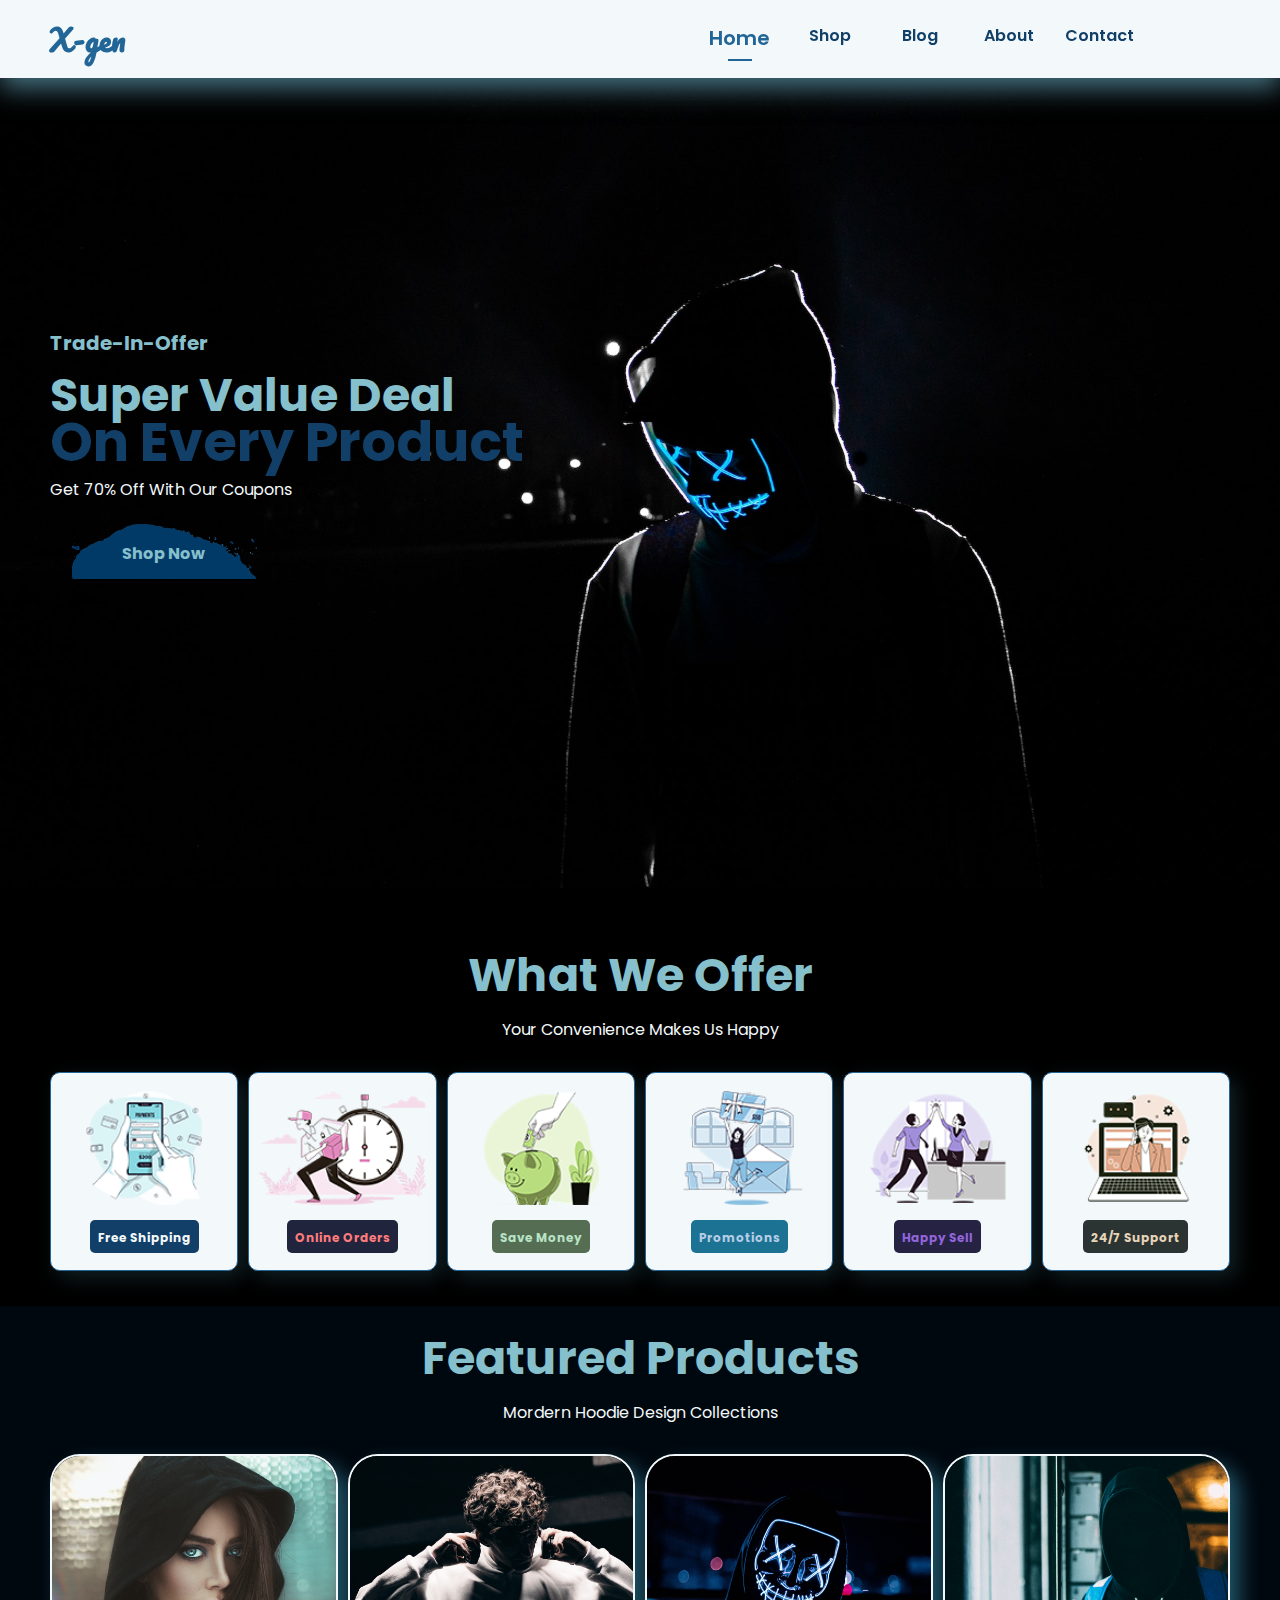
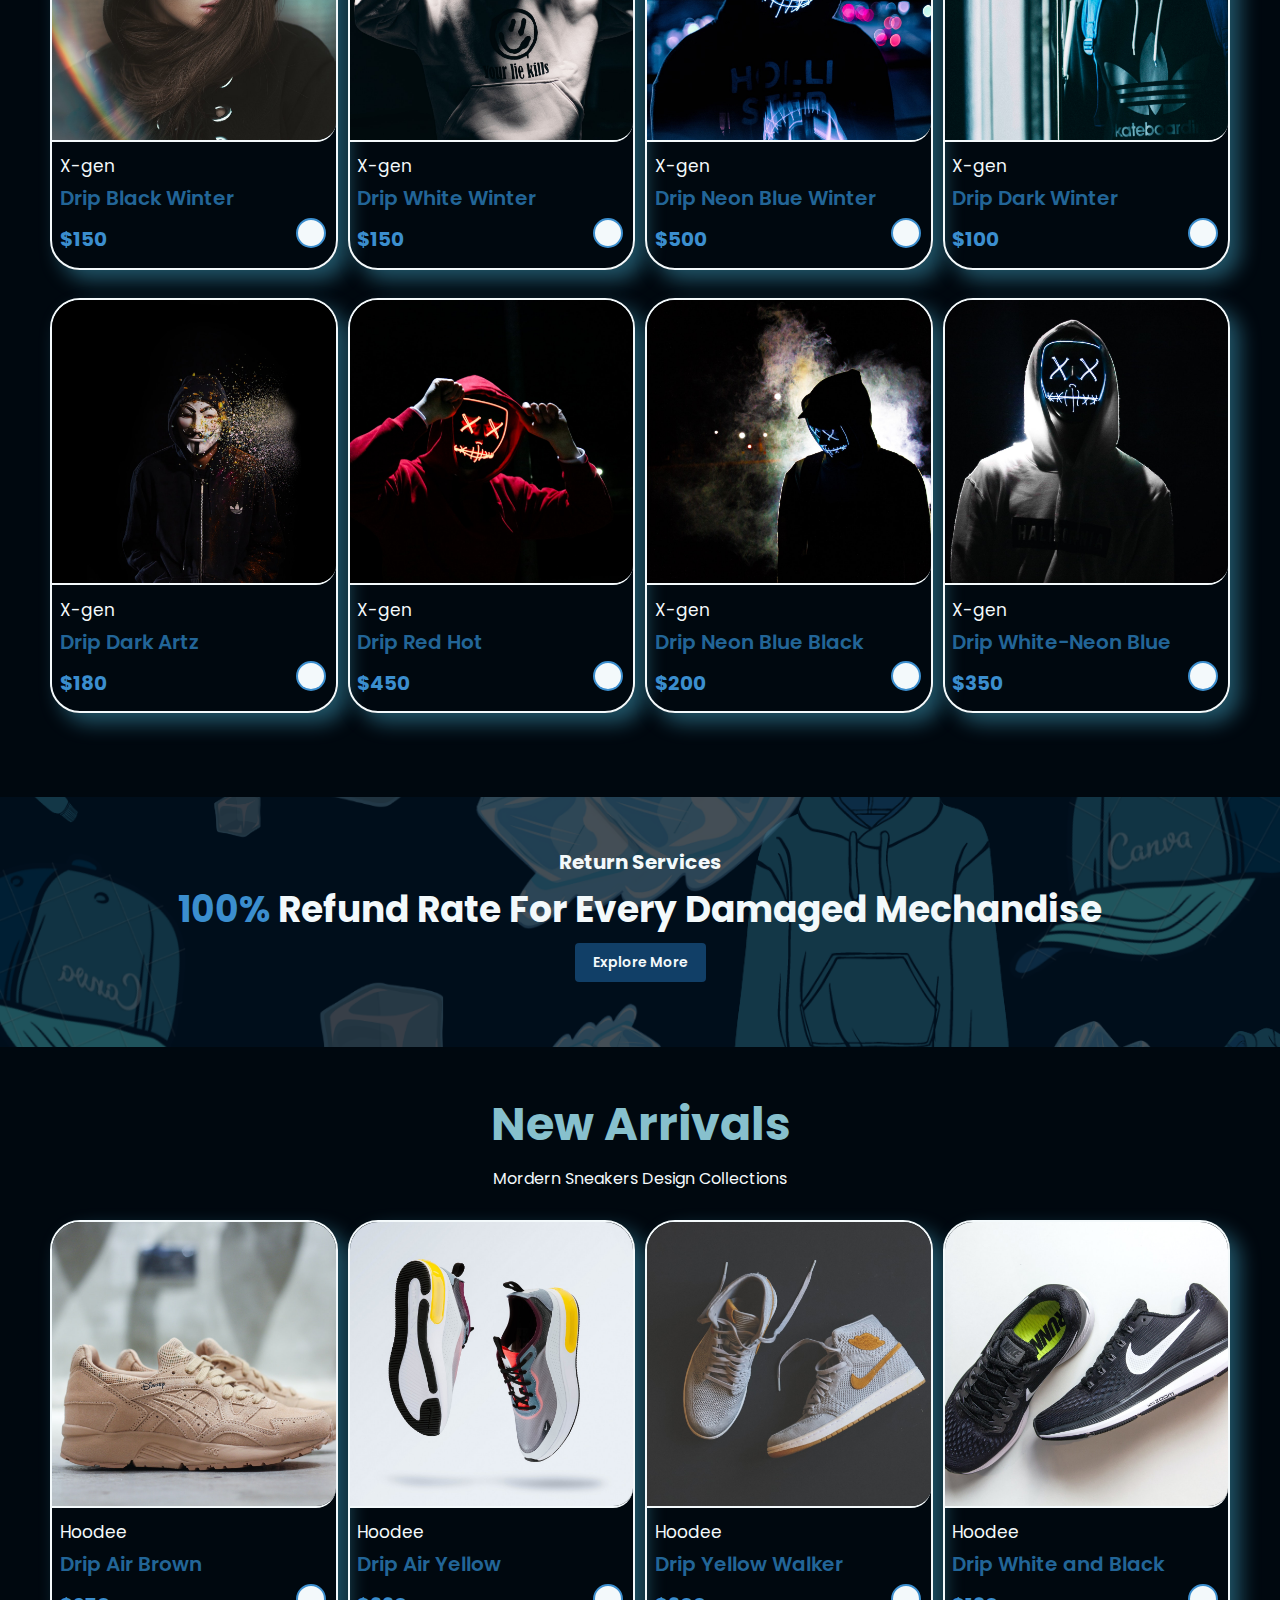
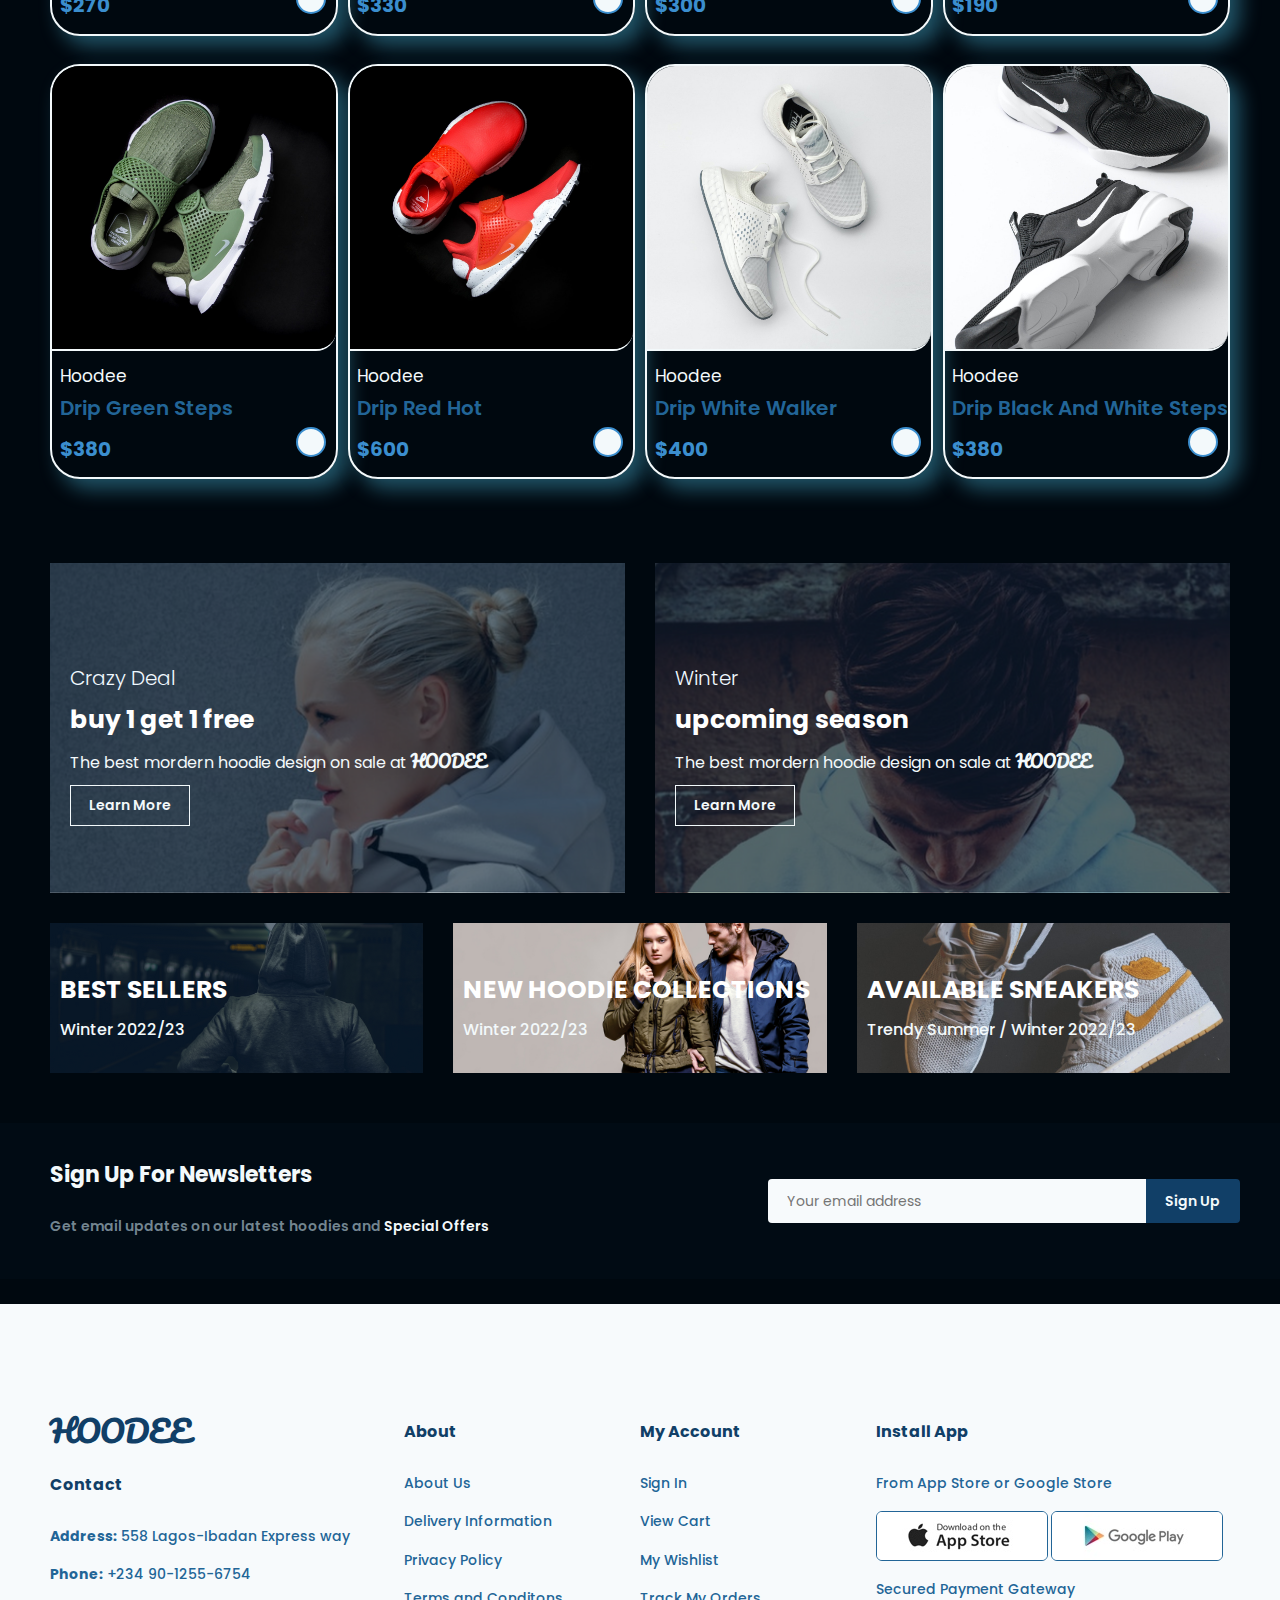
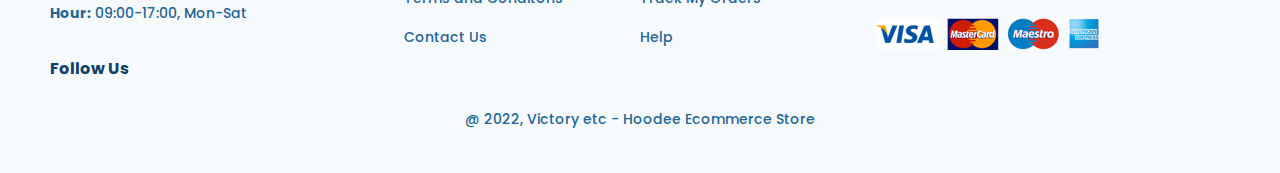
<file: index.html>
<!DOCTYPE html>
<html lang="en">
  <head>
    <meta charset="UTF-8" />
    <meta http-equiv="X-UA-Compatible" content="IE=edge" />
    <meta name="viewport" content="width=device-width, initial-scale=1.0" />
    <title>Store</title>
    <!-- Bootstrap -->
    <link
      rel="stylesheet"
      href="https://cdn.jsdelivr.net/npm/bootstrap-icons@1.10.2/font/bootstrap-icons.css"
      integrity="sha384-b6lVK+yci+bfDmaY1u0zE8YYJt0TZxLEAFyYSLHId4xoVvsrQu3INevFKo+Xir8e"
      crossorigin="anonymous"
    />
    <!-- fontawesome -->
    <!-- <link
      rel="stylesheet"
      href="https://cdn.jsdelivr.net/npm/@fortawesome/fontawesome-free@6.2.1/css/fontawesome.min.css"
      integrity="sha384-QYIZto+st3yW+o8+5OHfT6S482Zsvz2WfOzpFSXMF9zqeLcFV0/wlZpMtyFcZALm"
      crossorigin="anonymous"
    /> -->
    <!-- stylesheet -->
    <link rel="stylesheet" href="styles.css" />
    <!-- favicon -->
    <link rel="icon" href="img/boy.png" />
  </head>
  <body>
    <!-- NAV SECTION -->
    <section id="top-nav-bar">
      <!-- adding the logo -->

      <div class="top-nav-bar-logo-div">
        <a class="logo" href="index.html">X-gen</a>
      </div>
      <!-- adding nav links -->

      <ul class="nav-list">
        <a href="#" id="close-menu"><i class="bi bi-x-diamond"></i></a>
        <li><a class="active1" href="index.html">Home</a></li>
        <li><a href="shop.html">Shop</a></li>
        <li><a href="blog.html">Blog</a></li>
        <li><a href="about.html">About</a></li>
        <li><a href="contact.html">Contact</a></li>
        <li>
          <a href="cart.html"><i class="bi bi-basket3 nav-icon"></i></a>
        </li>
      </ul>
      <div id="mobile">
        <i id="nav-menu" class="bi bi-list"></i>
      </div>
    </section>

    <!-- HOME TOP SECTION -->
    <section id="home-top-section">
      <div class="home-top-section-text-btn-div">
        <h4>Trade-In-Offer</h4>
        <h2>Super Value Deal</h2>
        <h1>On Every Product</h1>
        <p>Get 70% Off With Our Coupons</p>
        <button class="fancy-btn">Shop Now</button>
      </div>
    </section>

    <!-- HOME FEATUERES SECTION -->
    <section id="home-feature" class="section-padding">
      <h2>What We Offer</h2>
      <p>Your Convenience Makes Us Happy</p>
      <div class="hf-grid">
        <div class="hf-box hfb-1">
          <img src="img/features/f1.png" alt="" />
          <h6>Free Shipping</h6>
        </div>
        <div class="hf-box hfb-2">
          <img src="img/features/f2.png" alt="" />
          <h6>Online Orders</h6>
        </div>
        <div class="hf-box hfb-3">
          <img src="img/features/f3.png" alt="" />
          <h6>Save Money</h6>
        </div>
        <div class="hf-box hfb-4">
          <img src="img/features/f4.png" alt="" />
          <h6>Promotions</h6>
        </div>
        <div class="hf-box hfb-5">
          <img src="img/features/f5.png" alt="" />
          <h6>Happy Sell</h6>
        </div>
        <div class="hf-box hfb-6">
          <img src="img/features/f6.png" alt="" />
          <h6>24/7 Support</h6>
        </div>
      </div>
    </section>

    <!-- HOME PRODUCT1 SECTION -->

    <section id="home-product1" class="section-padding">
      <h2 class="hp1-header">Featured Products</h2>
      <p>Mordern Hoodie Design Collections</p>
      <div class="hp1-grid">
        <div class="hp1-card1">
          <img src="img/products/fp1.jpg" alt="" />
          <div class="p-description">
            <span>X-gen</span>
            <h5>Drip Black Winter</h5>
            <div class="star">
              <i class="bi bi-star-fill"></i>
              <i class="bi bi-star-fill"></i>
              <i class="bi bi-star-fill"></i>
              <i class="bi bi-star-fill"></i>
              <i class="bi bi-star"></i>
            </div>
            <h4>$150</h4>
          </div>

          <a href="#"><i class="bi bi-cart4 cart"></i></a>
        </div>
        <div class="hp1-card1 p-card2">
          <img src="img/products/fp2.jpg" alt="" />
          <div class="p-description">
            <span>X-gen</span>
            <h5>Drip White Winter</h5>
            <div class="star">
              <i class="bi bi-star-fill"></i>
              <i class="bi bi-star-fill"></i>
              <i class="bi bi-star-fill"></i>
              <i class="bi bi-star-fill"></i>
              <i class="bi bi-star-fill"></i>
            </div>
            <h4>$150</h4>
          </div>

          <a href="#"><i class="bi bi-cart4 cart"></i></a>
        </div>
        <div class="hp1-card1 p-card3">
          <img src="img/products/fp3.jpg" alt="" />
          <div class="p-description">
            <span>X-gen</span>
            <h5>Drip Neon Blue Winter</h5>
            <div class="star">
              <i class="bi bi-star-fill"></i>
              <i class="bi bi-star-fill"></i>
              <i class="bi bi-star-fill"></i>
              <i class="bi bi-star-fill"></i>
              <i class="bi bi-star-fill"></i>
            </div>
            <h4>$500</h4>
          </div>

          <a href="#"><i class="bi bi-cart4 cart"></i></a>
        </div>
        <div class="hp1-card1 p-card4">
          <img src="img/products/fp4.jpg" alt="" />
          <div class="p-description">
            <span>X-gen</span>
            <h5>Drip Dark Winter</h5>
            <div class="star">
              <i class="bi bi-star-fill"></i>
              <i class="bi bi-star-fill"></i>
              <i class="bi bi-star-fill"></i>
              <i class="bi bi-star"></i>
              <i class="bi bi-star"></i>
            </div>
            <h4>$100</h4>
          </div>

          <a href="#"><i class="bi bi-cart4 cart"></i></a>
        </div>
        <div class="hp1-card1 p-card5">
          <img src="img/products/fp6.jpg" alt="" />
          <div class="p-description">
            <span>X-gen</span>
            <h5>Drip Dark Artz</h5>
            <div class="star">
              <i class="bi bi-star-fill"></i>
              <i class="bi bi-star-fill"></i>
              <i class="bi bi-star-fill"></i>
              <i class="bi bi-star-half"></i>
              <i class="bi bi-star"></i>
            </div>
            <h4>$180</h4>
          </div>

          <a href="#"><i class="bi bi-cart4 cart"></i></a>
        </div>
        <div class="hp1-card1 p-card6">
          <img src="img/products/fp7.jpg" alt="" />
          <div class="p-description">
            <span>X-gen</span>
            <h5>Drip Red Hot</h5>
            <div class="star">
              <i class="bi bi-star-fill"></i>
              <i class="bi bi-star-fill"></i>
              <i class="bi bi-star-fill"></i>
              <i class="bi bi-star-fill"></i>
              <i class="bi bi-star"></i>
            </div>
            <h4>$450</h4>
          </div>

          <a href="#"><i class="bi bi-cart4 cart"></i></a>
        </div>
        <div class="hp1-card1 p-card7">
          <img src="img/products/fp8.jpg" alt="" />
          <div class="p-description">
            <span>X-gen</span>
            <h5>Drip Neon Blue Black</h5>
            <div class="star">
              <i class="bi bi-star-fill"></i>
              <i class="bi bi-star-fill"></i>
              <i class="bi bi-star-fill"></i>
              <i class="bi bi-star-fill"></i>
              <i class="bi bi-star"></i>
            </div>
            <h4>$200</h4>
          </div>

          <a href="#"><i class="bi bi-cart4 cart"></i></a>
        </div>
        <div class="hp1-card1 p-card8">
          <img src="img/products/fp9.jpg" alt="" />
          <div class="p-description">
            <span>X-gen</span>
            <h5>Drip White-Neon Blue</h5>
            <div class="star">
              <i class="bi bi-star-fill"></i>
              <i class="bi bi-star-fill"></i>
              <i class="bi bi-star-fill"></i>
              <i class="bi bi-star-fill"></i>
              <i class="bi bi-star-half"></i>
            </div>
            <h4>$350</h4>
          </div>

          <a href="#"><i class="bi bi-cart4 cart"></i></a>
        </div>
      </div>
    </section>

    <!-- HOME BANNER SECTION -->
    <section id="home-banner" class="section-margin">
      <h4>Return Services</h4>
      <h2><span>100%</span> Refund Rate For Every Damaged Mechandise</h2>
      <button class="normal-btn">Explore More</button>
    </section>

    <!-- HOME PRODUCT2 SECTION -->
    <section id="home-product2" class="section-padding">
      <h2 class="hp2-header">New Arrivals</h2>
      <p>Mordern Sneakers Design Collections</p>
      <div class="hp2-grid">
        <div class="hp2-card p-card1">
          <img src="img/products/n1.jpg" alt="" />
          <div class="p-description">
            <span>Hoodee</span>
            <h5>Drip Air Brown</h5>
            <div class="star">
              <i class="bi bi-star-fill"></i>
              <i class="bi bi-star-fill"></i>
              <i class="bi bi-star-fill"></i>
              <i class="bi bi-star-fill"></i>
              <i class="bi bi-star"></i>
            </div>
            <h4>$270</h4>
          </div>

          <a href="#"><i class="bi bi-cart4 cart"></i></a>
        </div>
        <div class="hp2-card p-card2">
          <img src="img/products/n2.jpg" alt="" />
          <div class="p-description">
            <span>Hoodee</span>
            <h5>Drip Air Yellow</h5>
            <div class="star">
              <i class="bi bi-star-fill"></i>
              <i class="bi bi-star-fill"></i>
              <i class="bi bi-star-fill"></i>
              <i class="bi bi-star-fill"></i>
              <i class="bi bi-star-fill"></i>
            </div>
            <h4>$330</h4>
          </div>

          <a href="#"><i class="bi bi-cart4 cart"></i></a>
        </div>
        <div class="hp2-card p-card3">
          <img src="img/products/n3.jpg" alt="" />
          <div class="p-description">
            <span>Hoodee</span>
            <h5>Drip Yellow Walker</h5>
            <div class="star">
              <i class="bi bi-star-fill"></i>
              <i class="bi bi-star-fill"></i>
              <i class="bi bi-star-fill"></i>
              <i class="bi bi-star-fill"></i>
              <i class="bi bi-star-fill"></i>
            </div>
            <h4>$300</h4>
          </div>

          <a href="#"><i class="bi bi-cart4 cart"></i></a>
        </div>
        <div class="hp2-card p-card4">
          <img src="img/products/n4.jpg" alt="" />
          <div class="p-description">
            <span>Hoodee</span>
            <h5>Drip White and Black</h5>
            <div class="star">
              <i class="bi bi-star-fill"></i>
              <i class="bi bi-star-fill"></i>
              <i class="bi bi-star-fill"></i>
              <i class="bi bi-star"></i>
              <i class="bi bi-star"></i>
            </div>
            <h4>$190</h4>
          </div>

          <a href="#"><i class="bi bi-cart4 cart"></i></a>
        </div>
        <div class="hp2-card p-card5">
          <img src="img/products/n5.jpg" alt="" />
          <div class="p-description">
            <span>Hoodee</span>
            <h5>Drip Green Steps</h5>
            <div class="star">
              <i class="bi bi-star-fill"></i>
              <i class="bi bi-star-fill"></i>
              <i class="bi bi-star-fill"></i>
              <i class="bi bi-star-half"></i>
              <i class="bi bi-star"></i>
            </div>
            <h4>$380</h4>
          </div>

          <a href="#"><i class="bi bi-cart4 cart"></i></a>
        </div>
        <div class="hp2-card p-card6">
          <img src="img/products/n6.jpg" alt="" />
          <div class="p-description">
            <span>Hoodee</span>
            <h5>Drip Red Hot</h5>
            <div class="star">
              <i class="bi bi-star-fill"></i>
              <i class="bi bi-star-fill"></i>
              <i class="bi bi-star-fill"></i>
              <i class="bi bi-star-fill"></i>
              <i class="bi bi-star"></i>
            </div>
            <h4>$600</h4>
          </div>

          <a href="#"><i class="bi bi-cart4 cart"></i></a>
        </div>
        <div class="hp2-card p-card7">
          <img src="img/products/n7.jpg" alt="" />
          <div class="p-description">
            <span>Hoodee</span>
            <h5>Drip White Walker</h5>
            <div class="star">
              <i class="bi bi-star-fill"></i>
              <i class="bi bi-star-fill"></i>
              <i class="bi bi-star-fill"></i>
              <i class="bi bi-star-fill"></i>
              <i class="bi bi-star"></i>
            </div>
            <h4>$400</h4>
          </div>

          <a href="#"><i class="bi bi-cart4 cart"></i></a>
        </div>
        <div class="hp2-card p-card8">
          <img src="img/products/n8.jpg" alt="" />
          <div class="p-description">
            <span>Hoodee</span>
            <h5>Drip Black And White Steps</h5>
            <div class="star">
              <i class="bi bi-star-fill"></i>
              <i class="bi bi-star-fill"></i>
              <i class="bi bi-star-fill"></i>
              <i class="bi bi-star-fill"></i>
              <i class="bi bi-star-half"></i>
            </div>
            <h4>$380</h4>
          </div>

          <a href="#"><i class="bi bi-cart4 cart"></i></a>
        </div>
      </div>
    </section>

    <!-- HOME BANNER SECTION -->
    <section id="home-banner2" class="section-padding">
      <div class="hb2-grid">
        <div class="container h-banner1">
          <h4>Crazy Deal</h4>
          <h2>buy 1 get 1 free</h2>
          <p>The best mordern hoodie design on sale at <span>HOODEE</span></p>
          <button class="normal-btn">Learn More</button>
        </div>
        <div class="container h-banner2">
          <h4>Winter</h4>
          <h2>upcoming season</h2>
          <p>The best mordern hoodie design on sale at <span>HOODEE</span></p>
          <button class="normal-btn">Learn More</button>
        </div>
        <div class="container h-banner3">
          <h2>BEST SELLERS</h2>
          <p>Winter 2022/23</p>
        </div>
        <div class="container h-banner4">
          <h2>NEW HOODIE COLLECTIONS</h2>
          <p>Winter 2022/23</p>
        </div>
        <div class="container h-banner5">
          <h2>AVAILABLE SNEAKERS</h2>
          <p>Trendy Summer / Winter 2022/23</p>
        </div>
      </div>
    </section>

    <!-- HOME NEWS-LETTER SECTION -->
    <section id="home-news-letter" class="section-margin section-padding">
      <div class="hnl-text">
        <h2>Sign Up For Newsletters</h2>
        <p>
          Get email updates on our latest hoodies and
          <span>Special Offers</span>
        </p>
      </div>
      <div class="hnl-form">
        <input type="text" placeholder="Your email address" id="" />
        <button class="normal-btn">Sign Up</button>
      </div>
    </section>

    <!-- FOOTER SECTION -->

    <footer class="">
      <div class="footer-grid">
        <div class="footer-logo-text">
          <a class="logo footer-logo" href="index.html">HOODEE</a>
          <h4>Contact</h4>
          <p><span>Address:</span> 558 Lagos-Ibadan Express way</p>
          <p><span>Phone:</span> +234 90-1255-6754</p>
          <p><span>Hour:</span> 09:00-17:00, Mon-Sat</p>
          <h4>Follow Us</h4>
          <i class="bi bi-facebook"></i>
          <i class="bi bi-twitter"></i>
          <i class="bi bi-instagram"></i>
          <i class="bi bi-pinterest"></i>
          <i class="bi bi-youtube"></i>
        </div>
        <div class="footer-about">
          <h4>About</h4>
          <a href="#">About Us</a>
          <a href="#">Delivery Information</a>
          <a href="#">Privacy Policy</a>
          <a href="#">Terms and Conditons</a>
          <a href="#">Contact Us</a>
        </div>
        <div class="footer-my-account">
          <h4>My Account</h4>
          <a href="#">Sign In</a>
          <a href="#">View Cart</a>
          <a href="#">My Wishlist</a>
          <a href="#">Track My Orders</a>
          <a href="#">Help</a>
        </div>
        <div class="footer-install-app">
          <h4>Install App</h4>
          <p>From App Store or Google Store</p>
          <div class="apps">
            <img src="img/pay/app.jpg" alt="" />
            <img src="img/pay/play.jpg" alt="" />
          </div>
          <p>Secured Payment Gateway</p>
          <img src="img/pay/pay.png" alt="" />
        </div>
      </div>
      <div class="copyright">
        <p>@ 2022, Victory etc - Hoodee Ecommerce Store</p>
      </div>
    </footer>
    <script src="index.js"></script>
  </body>
</html>
</file>
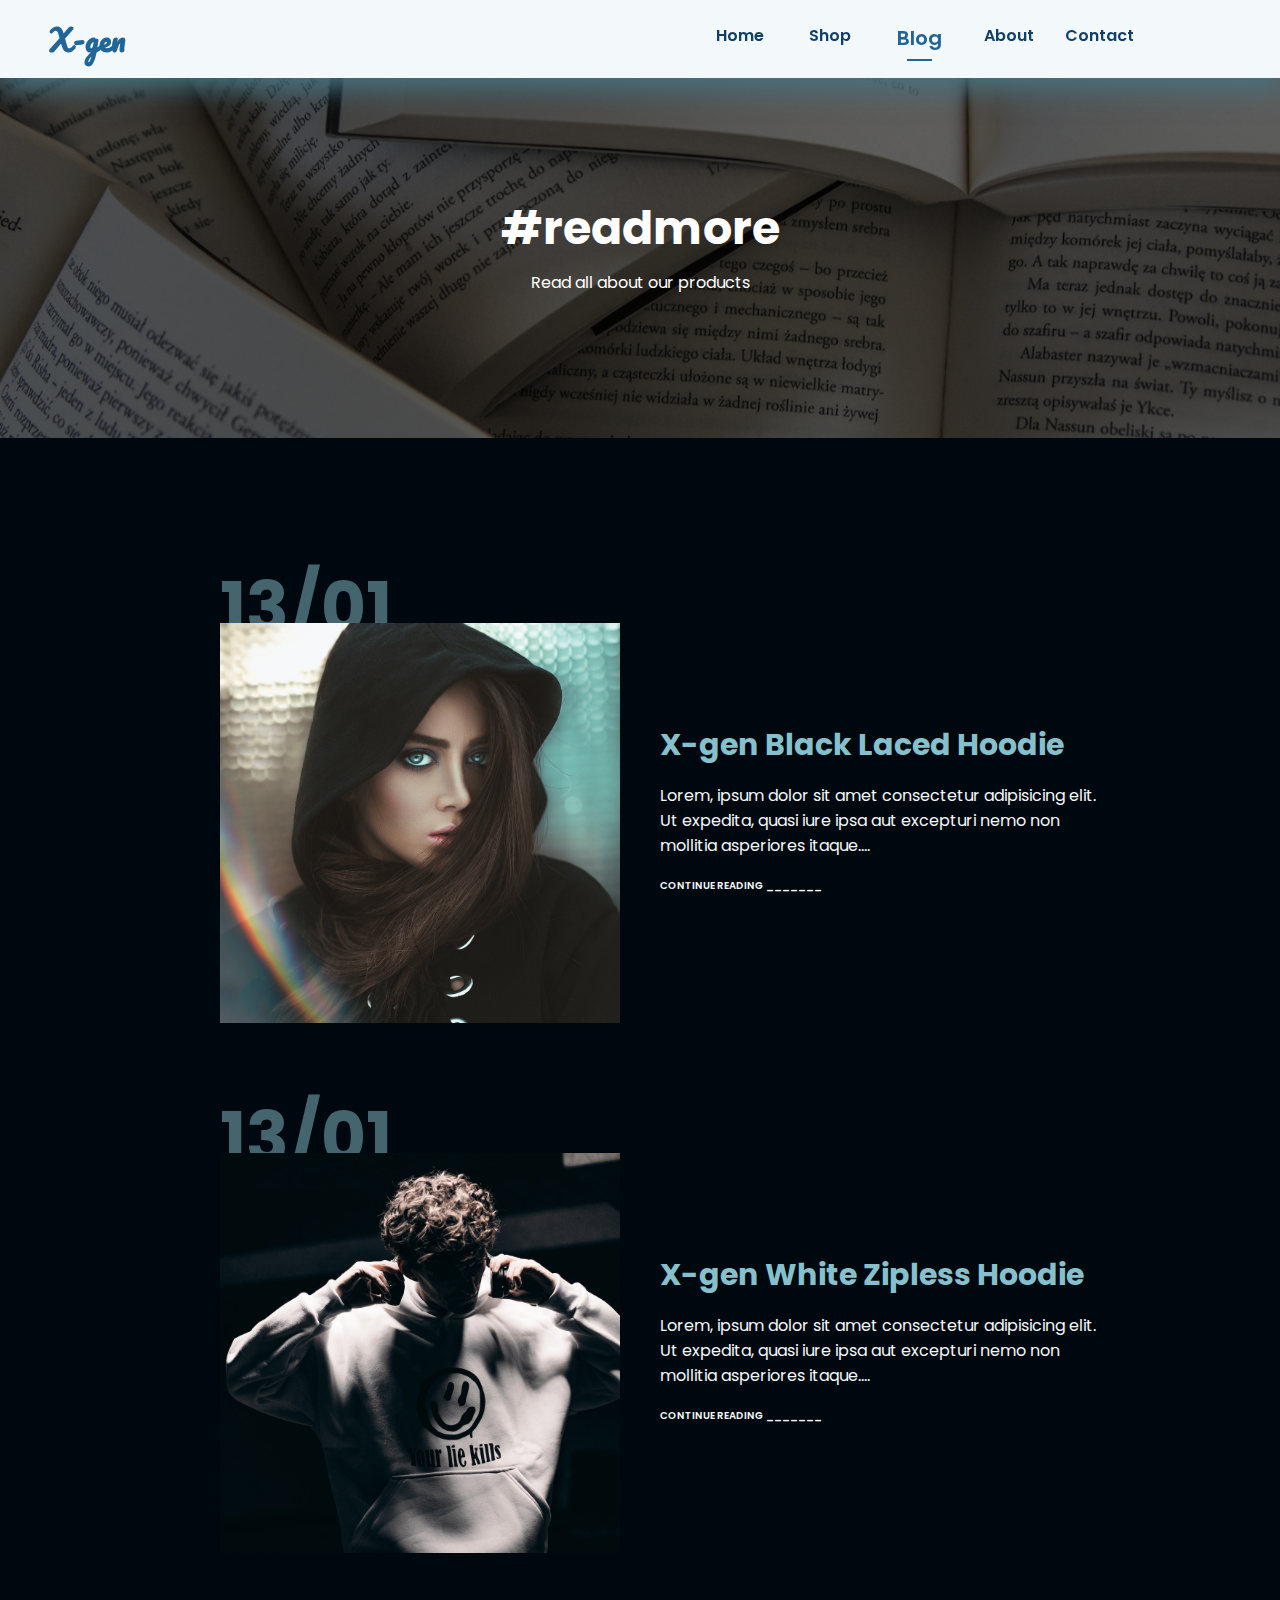
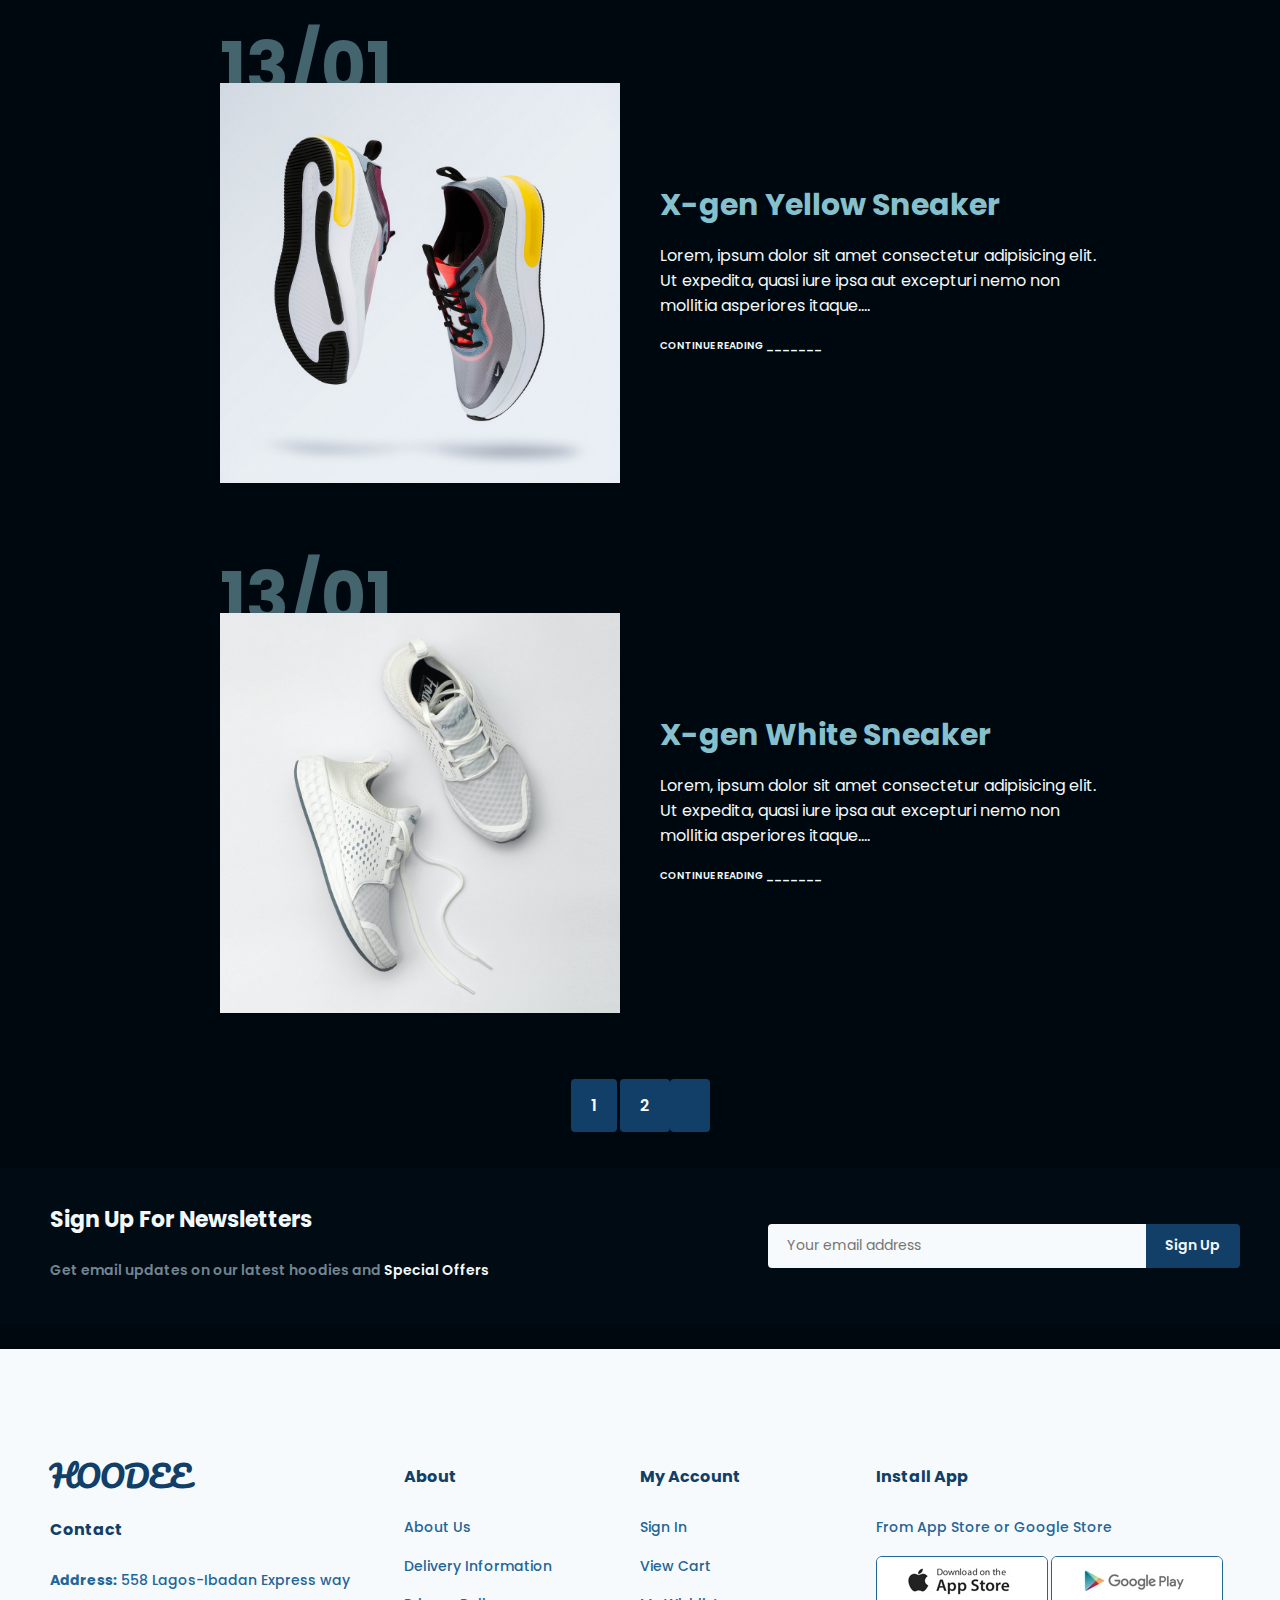
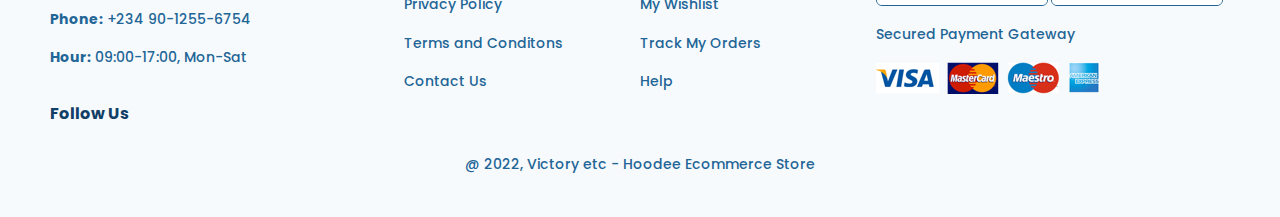
<file: blog.html>
<!DOCTYPE html>
<html lang="en">
  <head>
    <meta charset="UTF-8" />
    <meta http-equiv="X-UA-Compatible" content="IE=edge" />
    <meta name="viewport" content="width=device-width, initial-scale=1.0" />
    <title>Store</title>
    <!-- Bootstrap -->
    <link
      rel="stylesheet"
      href="https://cdn.jsdelivr.net/npm/bootstrap-icons@1.10.2/font/bootstrap-icons.css"
      integrity="sha384-b6lVK+yci+bfDmaY1u0zE8YYJt0TZxLEAFyYSLHId4xoVvsrQu3INevFKo+Xir8e"
      crossorigin="anonymous"
    />
    <!-- fontawesome -->
    <!-- <link
      rel="stylesheet"
      href="https://cdn.jsdelivr.net/npm/@fortawesome/fontawesome-free@6.2.1/css/fontawesome.min.css"
      integrity="sha384-QYIZto+st3yW+o8+5OHfT6S482Zsvz2WfOzpFSXMF9zqeLcFV0/wlZpMtyFcZALm"
      crossorigin="anonymous"
    /> -->
    <!-- stylesheet -->
    <link rel="stylesheet" href="styles.css" />
    <!-- favicon -->
    <link rel="icon" href="img/boy.png" />
  </head>
  <body>
    <!-- NAV SECTION -->
    <section id="top-nav-bar">
      <!-- adding the logo -->

      <div class="top-nav-bar-logo-div">
        <a class="logo" href="index.html">X-gen</a>
      </div>
      <!-- adding nav links -->

      <ul class="nav-list">
        <a href="#" id="close-menu"><i class="bi bi-x-diamond"></i></a>
        <li><a href="index.html">Home</a></li>
        <li><a href="shop.html">Shop</a></li>
        <li><a class="active1" href="blog.html">Blog</a></li>
        <li><a href="about.html">About</a></li>
        <li><a href="contact.html">Contact</a></li>
        <li>
          <a href="cart.html"><i class="bi bi-basket3 nav-icon"></i></a>
        </li>
      </ul>
      <div id="mobile">
        <i id="nav-menu" class="bi bi-list"></i>
      </div>
    </section>

    <!-- BLOG TOP SECTION -->
    <section id="page-header" class="blog-top-section">
      <div class="">
        <h2>#readmore</h2>
        <p>Read all about our products</p>
      </div>
    </section>

    <!-- BLOG MID SECTION -->
    <section class="" id="blog-mid-section">
      <div class="blog-box bb-img">
        <h1>13/01</h1>
        <img src="img/products/fp1.jpg" alt="" />
      </div>
      <div class="blog-box bb-text">
        <h3>X-gen Black Laced Hoodie</h3>
        <p>
          Lorem, ipsum dolor sit amet consectetur adipisicing elit. Ut expedita,
          quasi iure ipsa aut excepturi nemo non mollitia asperiores itaque....
        </p>
        <a href="#">CONTINUE READING _______</a>
      </div>
      <div class="blog-box bb-img">
        <h1>13/01</h1>
        <img src="img/products/fp2.jpg" alt="" />
      </div>
      <div class="blog-box bb-text">
        <h3>X-gen White Zipless Hoodie</h3>
        <p>
          Lorem, ipsum dolor sit amet consectetur adipisicing elit. Ut expedita,
          quasi iure ipsa aut excepturi nemo non mollitia asperiores itaque....
        </p>
        <a href="#">CONTINUE READING _______</a>
      </div>
      <div class="blog-box bb-img">
        <h1>13/01</h1>
        <img src="img/products/n2.jpg" alt="" />
      </div>
      <div class="blog-box bb-text">
        <h3>X-gen Yellow Sneaker</h3>
        <p>
          Lorem, ipsum dolor sit amet consectetur adipisicing elit. Ut expedita,
          quasi iure ipsa aut excepturi nemo non mollitia asperiores itaque....
        </p>
        <a href="#">CONTINUE READING _______</a>
      </div>
      <div class="blog-box bb-img">
        <h1>13/01</h1>
        <img src="img/products/n7.jpg" alt="" />
      </div>
      <div class="blog-box bb-text">
        <h3>X-gen White Sneaker</h3>
        <p>
          Lorem, ipsum dolor sit amet consectetur adipisicing elit. Ut expedita,
          quasi iure ipsa aut excepturi nemo non mollitia asperiores itaque....
        </p>
        <a href="#">CONTINUE READING _______</a>
      </div>
    </section>
    <!-- PAGINATION -->
    <section id="pagination" class="section-padding">
      <a href="#">1</a>
      <a href="#">2</a>
      <a href="#"><i class="bi bi-arrow-right"></i></a>
    </section>

    <!-- SHOP NEWS-LETTER SECTION -->
    <section id="home-news-letter" class="section-margin section-padding">
      <div class="hnl-text">
        <h2>Sign Up For Newsletters</h2>
        <p>
          Get email updates on our latest hoodies and
          <span>Special Offers</span>
        </p>
      </div>
      <div class="hnl-form">
        <input type="text" placeholder="Your email address" id="" />
        <button class="normal-btn">Sign Up</button>
      </div>
    </section>

    <!-- FOOTER SECTION -->

    <footer class="">
      <div class="footer-grid">
        <div class="footer-logo-text">
          <a class="logo footer-logo" href="index.html">HOODEE</a>
          <h4>Contact</h4>
          <p><span>Address:</span> 558 Lagos-Ibadan Express way</p>
          <p><span>Phone:</span> +234 90-1255-6754</p>
          <p><span>Hour:</span> 09:00-17:00, Mon-Sat</p>
          <h4>Follow Us</h4>
          <i class="bi bi-facebook"></i>
          <i class="bi bi-twitter"></i>
          <i class="bi bi-instagram"></i>
          <i class="bi bi-pinterest"></i>
          <i class="bi bi-youtube"></i>
        </div>
        <div class="footer-about">
          <h4>About</h4>
          <a href="#">About Us</a>
          <a href="#">Delivery Information</a>
          <a href="#">Privacy Policy</a>
          <a href="#">Terms and Conditons</a>
          <a href="#">Contact Us</a>
        </div>
        <div class="footer-my-account">
          <h4>My Account</h4>
          <a href="#">Sign In</a>
          <a href="#">View Cart</a>
          <a href="#">My Wishlist</a>
          <a href="#">Track My Orders</a>
          <a href="#">Help</a>
        </div>
        <div class="footer-install-app">
          <h4>Install App</h4>
          <p>From App Store or Google Store</p>
          <div class="apps">
            <img src="img/pay/app.jpg" alt="" />
            <img src="img/pay/play.jpg" alt="" />
          </div>
          <p>Secured Payment Gateway</p>
          <img src="img/pay/pay.png" alt="" />
        </div>
      </div>
      <div class="copyright">
        <p>@ 2022, Victory etc - Hoodee Ecommerce Store</p>
      </div>
    </footer>
    <script src="index.js"></script>
  </body>
</html>
</file>
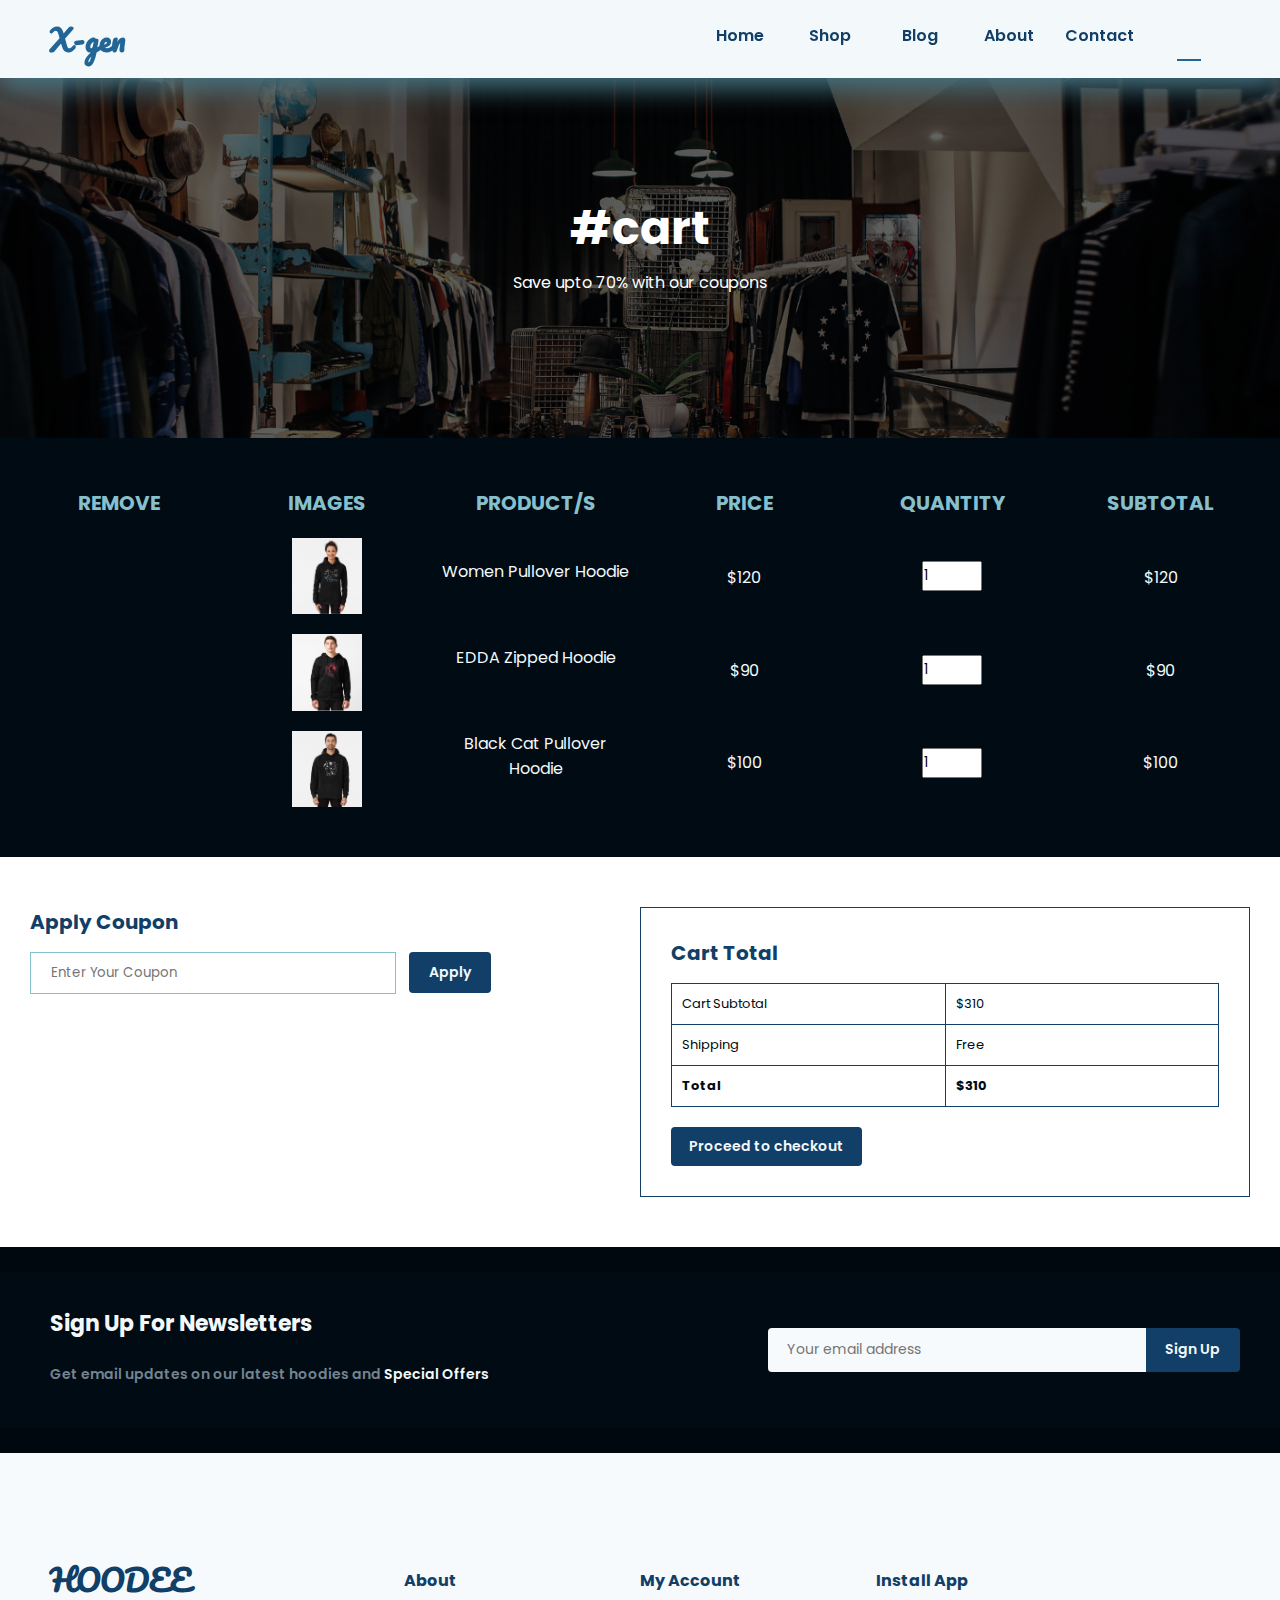
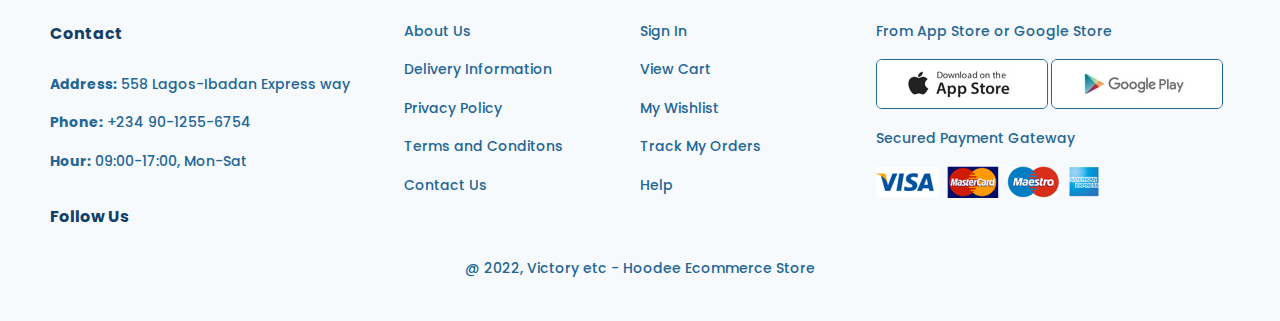
<file: cart.html>
<!DOCTYPE html>
<html lang="en">
  <head>
    <meta charset="UTF-8" />
    <meta http-equiv="X-UA-Compatible" content="IE=edge" />
    <meta name="viewport" content="width=device-width, initial-scale=1.0" />
    <title>Store</title>
    <!-- Bootstrap -->
    <link
      rel="stylesheet"
      href="https://cdn.jsdelivr.net/npm/bootstrap-icons@1.10.2/font/bootstrap-icons.css"
      integrity="sha384-b6lVK+yci+bfDmaY1u0zE8YYJt0TZxLEAFyYSLHId4xoVvsrQu3INevFKo+Xir8e"
      crossorigin="anonymous"
    />
    <!-- fontawesome -->
    <!-- <link
      rel="stylesheet"
      href="https://cdn.jsdelivr.net/npm/@fortawesome/fontawesome-free@6.2.1/css/fontawesome.min.css"
      integrity="sha384-QYIZto+st3yW+o8+5OHfT6S482Zsvz2WfOzpFSXMF9zqeLcFV0/wlZpMtyFcZALm"
      crossorigin="anonymous"
    /> -->
    <!-- stylesheet -->
    <link rel="stylesheet" href="styles.css" />
    <!-- favicon -->
    <link rel="icon" href="img/boy.png" />
  </head>
  <body>
    <!-- NAV SECTION -->
    <section id="top-nav-bar">
      <!-- adding the logo -->

      <div class="top-nav-bar-logo-div">
        <a class="logo" href="index.html">X-gen</a>
      </div>
      <!-- adding nav links -->

      <ul class="nav-list">
        <a href="#" id="close-menu"><i class="bi bi-x-diamond"></i></a>
        <li><a href="index.html">Home</a></li>
        <li><a href="shop.html">Shop</a></li>
        <li><a href="blog.html">Blog</a></li>
        <li><a href="about.html">About</a></li>
        <li><a href="contact.html">Contact</a></li>
        <li>
          <a class="active1" href="cart.html"
            ><i class="bi bi-basket3 nav-icon"></i
          ></a>
        </li>
      </ul>
      <div id="mobile">
        <i id="nav-menu" class="bi bi-list"></i>
      </div>
    </section>

    <!-- CART TOP SECTION -->
    <section id="page-header" class="cart-top-section">
      <div class="">
        <h2>#cart</h2>
        <p>Save upto 70% with our coupons</p>
      </div>
    </section>
    <!-- CART MID SECTION -->
    <section id="cart-mid-section" class="">
      <div class="remove-item">
        <h4>REMOVE</h4>
        <i class="bi bi-bag-x"></i>
        <i class="bi bi-bag-x"></i>
        <i class="bi bi-bag-x"></i>
      </div>
      <div class="images">
        <h4>IMAGES</h4>
        <img src="img/products/sp1.png" alt="" />
        <img src="img/products/sp2.png" alt="" />
        <img src="img/products/sp3.png" alt="" />
      </div>
      <div class="products">
        <h4>PRODUCT/S</h4>
        <p>Women Pullover Hoodie</p>
        <p>EDDA Zipped Hoodie</p>
        <p>Black Cat Pullover Hoodie</p>
      </div>
      <div class="price">
        <h4>PRICE</h4>
        <p>$120</p>
        <p>$90</p>
        <p>$100</p>
      </div>
      <div class="quantity">
        <h4>QUANTITY</h4>
        <input type="number" value="1" />
        <input type="number" value="1" />
        <input type="number" value="1" />
      </div>
      <div class="subtotal">
        <h4>SUBTOTAL</h4>
        <p>$120</p>
        <p>$90</p>
        <p>$100</p>
      </div>
    </section>

    <!-- COUPON SECTION -->
    <section id="coupon">
      <div class="add-coupon">
        <h4>Apply Coupon</h4>
        <div class="coupon-form">
          <input type="text" placeholder="Enter Your Coupon" />
          <button class="normal-btn">Apply</button>
        </div>
      </div>
      <div class="cart-total">
        <h4>Cart Total</h4>
        <table>
          <tr>
            <td>Cart Subtotal</td>
            <td>$310</td>
          </tr>
          <tr>
            <td>Shipping</td>
            <td>Free</td>
          </tr>
          <tr>
            <td><strong>Total</strong></td>
            <td><strong>$310</strong></td>
          </tr>
        </table>
        <button class="normal-btn">Proceed to checkout</button>
      </div>
    </section>
    <!-- NEWS-LETTER SECTION -->

    <section id="home-news-letter" class="section-margin section-padding">
      <div class="hnl-text">
        <h2>Sign Up For Newsletters</h2>
        <p>
          Get email updates on our latest hoodies and
          <span>Special Offers</span>
        </p>
      </div>
      <div class="hnl-form">
        <input type="text" placeholder="Your email address" id="" />
        <button class="normal-btn">Sign Up</button>
      </div>
    </section>
    <!-- FOOTER SECTION -->

    <footer class="">
      <div class="footer-grid">
        <div class="footer-logo-text">
          <a class="logo footer-logo" href="index.html">HOODEE</a>
          <h4>Contact</h4>
          <p><span>Address:</span> 558 Lagos-Ibadan Express way</p>
          <p><span>Phone:</span> +234 90-1255-6754</p>
          <p><span>Hour:</span> 09:00-17:00, Mon-Sat</p>
          <h4>Follow Us</h4>
          <i class="bi bi-facebook"></i>
          <i class="bi bi-twitter"></i>
          <i class="bi bi-instagram"></i>
          <i class="bi bi-pinterest"></i>
          <i class="bi bi-youtube"></i>
        </div>
        <div class="footer-about">
          <h4>About</h4>
          <a href="about.html">About Us</a>
          <a href="#">Delivery Information</a>
          <a href="#">Privacy Policy</a>
          <a href="#">Terms and Conditons</a>
          <a href="contact.html">Contact Us</a>
        </div>
        <div class="footer-my-account">
          <h4>My Account</h4>
          <a href="#">Sign In</a>
          <a href="cart.html">View Cart</a>
          <a href="#">My Wishlist</a>
          <a href="#">Track My Orders</a>
          <a href="#">Help</a>
        </div>
        <div class="footer-install-app">
          <h4>Install App</h4>
          <p>From App Store or Google Store</p>
          <div class="apps">
            <img src="img/pay/app.jpg" alt="" />
            <img src="img/pay/play.jpg" alt="" />
          </div>
          <p>Secured Payment Gateway</p>
          <img src="img/pay/pay.png" alt="" />
        </div>
      </div>
      <div class="copyright">
        <p>@ 2022, Victory etc - Hoodee Ecommerce Store</p>
      </div>
    </footer>
    <script src="index.js"></script>
  </body>
</html>
</file>
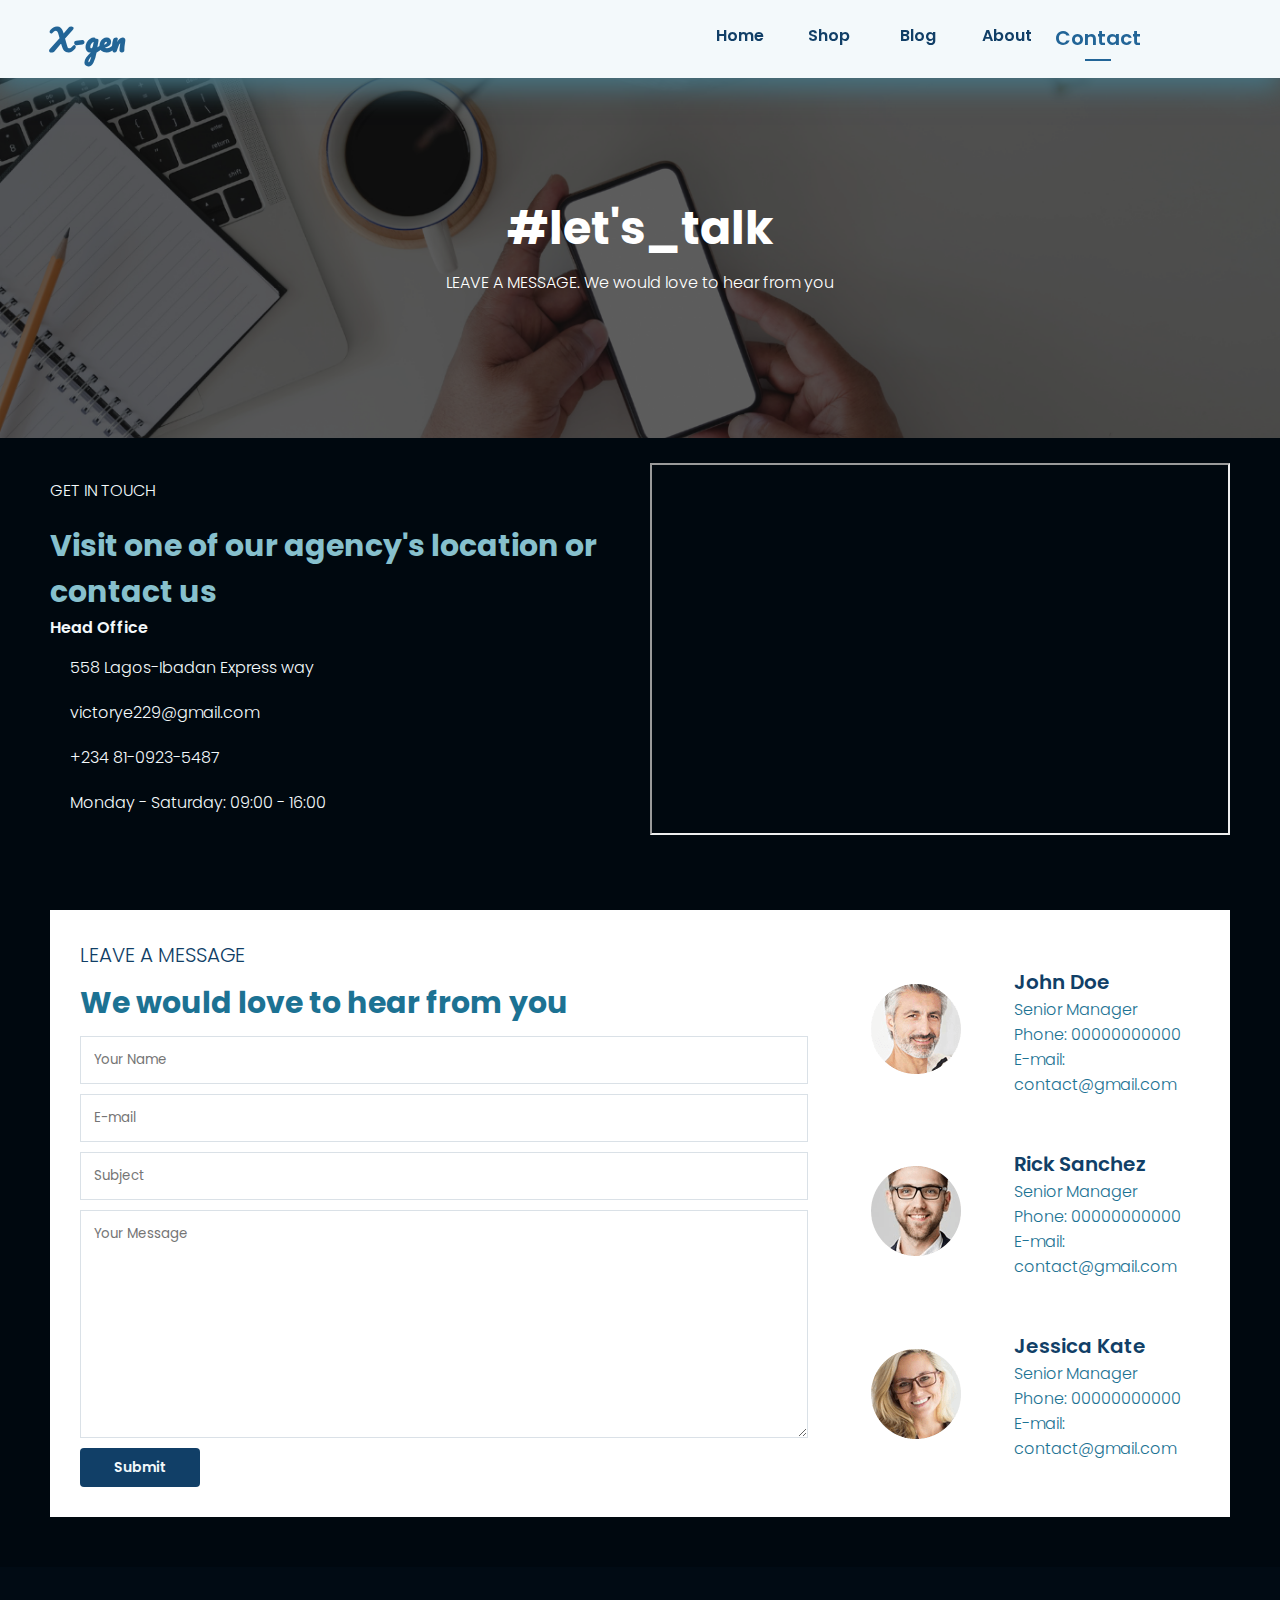
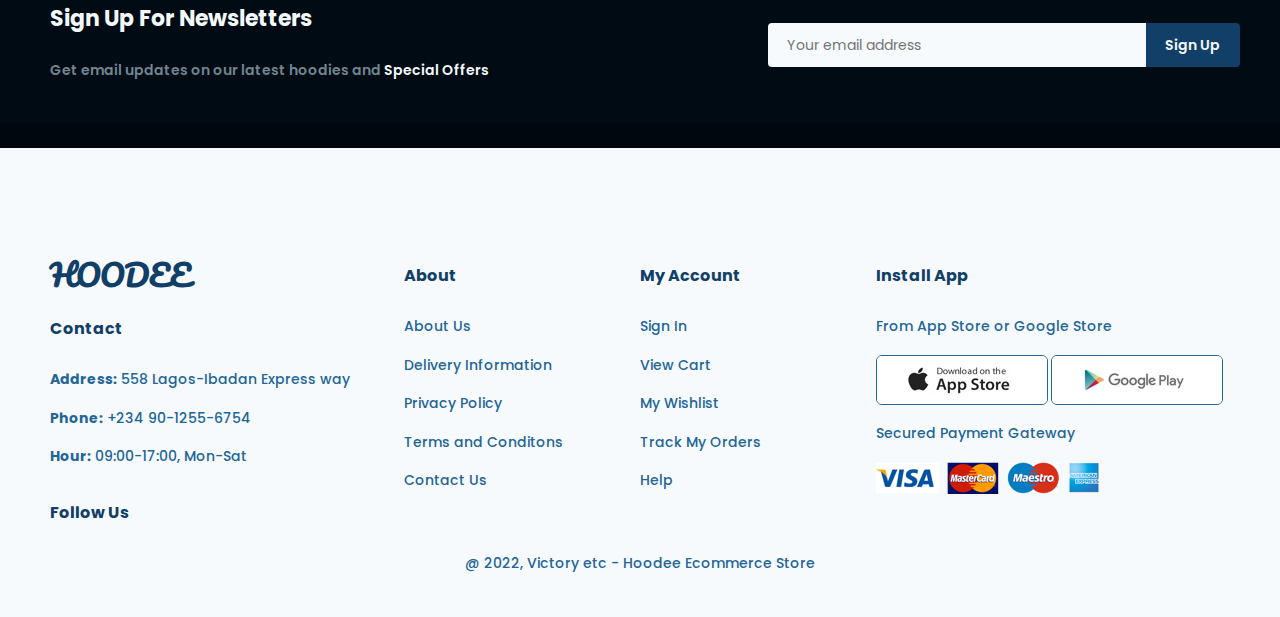
<file: contact.html>
<!DOCTYPE html>
<html lang="en">
  <head>
    <meta charset="UTF-8" />
    <meta http-equiv="X-UA-Compatible" content="IE=edge" />
    <meta name="viewport" content="width=device-width, initial-scale=1.0" />
    <title>Store</title>
    <!-- Bootstrap -->
    <link
      rel="stylesheet"
      href="https://cdn.jsdelivr.net/npm/bootstrap-icons@1.10.2/font/bootstrap-icons.css"
      integrity="sha384-b6lVK+yci+bfDmaY1u0zE8YYJt0TZxLEAFyYSLHId4xoVvsrQu3INevFKo+Xir8e"
      crossorigin="anonymous"
    />
    <!-- fontawesome -->
    <!-- <link
      rel="stylesheet"
      href="https://cdn.jsdelivr.net/npm/@fortawesome/fontawesome-free@6.2.1/css/fontawesome.min.css"
      integrity="sha384-QYIZto+st3yW+o8+5OHfT6S482Zsvz2WfOzpFSXMF9zqeLcFV0/wlZpMtyFcZALm"
      crossorigin="anonymous"
    /> -->
    <!-- stylesheet -->
    <link rel="stylesheet" href="styles.css" />
    <!-- favicon -->
    <link rel="icon" href="img/boy.png" />
  </head>
  <body>
    <!-- NAV SECTION -->
    <section id="top-nav-bar">
      <!-- adding the logo -->

      <div class="top-nav-bar-logo-div">
        <a class="logo" href="index.html">X-gen</a>
      </div>
      <!-- adding nav links -->

      <ul class="nav-list">
        <a href="#" id="close-menu"><i class="bi bi-x-diamond"></i></a>
        <li><a href="index.html">Home</a></li>
        <li><a href="shop.html">Shop</a></li>
        <li><a href="blog.html">Blog</a></li>
        <li><a href="about.html">About</a></li>
        <li><a class="active1" href="contact.html">Contact</a></li>
        <li>
          <a href="cart.html"><i class="bi bi-basket3 nav-icon"></i></a>
        </li>
      </ul>
      <div id="mobile">
        <i id="nav-menu" class="bi bi-list"></i>
      </div>
    </section>

    <!-- CONTACT TOP SECTION -->
    <section id="page-header" class="contact-top-section">
      <div class="">
        <h2>#let's_talk</h2>
        <p>LEAVE A MESSAGE. We would love to hear from you</p>
      </div>
    </section>
    <!-- CONTACT DETAILS SECTION -->
    <sections id="contact-details" class="section-padding">
      <div class="cd-txt">
        <p href="#">GET IN TOUCH</p>
        <h4>Visit one of our agency's location or contact us</h4>
        <span>Head Office</span>
        <p><i class="bi bi-map"></i> 558 Lagos-Ibadan Express way</p>
        <p><i class="bi bi-envelope-at"></i> victorye229@gmail.com</p>
        <p><i class="bi bi-phone"></i> +234 81-0923-5487</p>
        <p><i class="bi bi-clock"></i> Monday - Saturday: 09:00 - 16:00</p>
      </div>
      <div class="map">
        <iframe
          src="https://www.google.com/maps/embed?pb=!1m18!1m12!1m3!1d3964.121061549307!2d3.372343514189585!3d6.506356295293607!2m3!1f0!2f0!3f0!3m2!1i1024!2i768!4f13.1!3m3!1m2!1s0x103b8c5e83a7f365%3A0x914e07c753fd331!2stsboi!5e0!3m2!1sen!2sng!4v1672492012685!5m2!1sen!2sng"
          allowfullscreen=""
          loading="lazy"
          referrerpolicy="no-referrer-when-downgrade"
        ></iframe>
      </div>
    </sections>

    <!-- FORM DETAILS SECTION -->
    <section id="form-details">
      <form action="">
        <span>LEAVE A MESSAGE</span>
        <h4>We would love to hear from you</h4>
        <input type="text" placeholder="Your Name" />
        <input type="text" placeholder="E-mail" />
        <input type="text" placeholder="Subject" />
        <textarea
          name=""
          id=""
          cols="30"
          rows="10"
          placeholder="Your Message"
        ></textarea>
        <button class="normal-btn">Submit</button>
      </form>
      <div class="people">
        <div class="people-image"><img src="img/people/1.png" alt="" /></div>
        <div class="peaple-text">
          <span>John Doe</span>
          <p>Senior Manager</p>
          <p>Phone: 00000000000</p>
          <p>E-mail: contact@gmail.com</p>
        </div>

        <div class="people-image"><img src="img/people/2.png" alt="" /></div>
        <div class="peaple-text">
          <span>Rick Sanchez</span>
          <p>Senior Manager</p>
          <p>Phone: 00000000000</p>
          <p>E-mail: contact@gmail.com</p>
        </div>

        <div class="people-image"><img src="img/people/3.png" alt="" /></div>
        <div class="peaple-text">
          <span>Jessica Kate</span>
          <p>Senior Manager</p>
          <p>Phone: 00000000000</p>
          <p>E-mail: contact@gmail.com</p>
        </div>
      </div>
    </section>

    <!-- NEWS-LETTER SECTION -->

    <section id="home-news-letter" class="section-margin section-padding">
      <div class="hnl-text">
        <h2>Sign Up For Newsletters</h2>
        <p>
          Get email updates on our latest hoodies and
          <span>Special Offers</span>
        </p>
      </div>
      <div class="hnl-form">
        <input type="text" placeholder="Your email address" id="" />
        <button class="normal-btn">Sign Up</button>
      </div>
    </section>
    <!-- FOOTER SECTION -->

    <footer class="">
      <div class="footer-grid">
        <div class="footer-logo-text">
          <a class="logo footer-logo" href="index.html">HOODEE</a>
          <h4>Contact</h4>
          <p><span>Address:</span> 558 Lagos-Ibadan Express way</p>
          <p><span>Phone:</span> +234 90-1255-6754</p>
          <p><span>Hour:</span> 09:00-17:00, Mon-Sat</p>
          <h4>Follow Us</h4>
          <i class="bi bi-facebook"></i>
          <i class="bi bi-twitter"></i>
          <i class="bi bi-instagram"></i>
          <i class="bi bi-pinterest"></i>
          <i class="bi bi-youtube"></i>
        </div>
        <div class="footer-about">
          <h4>About</h4>
          <a href="about.html">About Us</a>
          <a href="#">Delivery Information</a>
          <a href="#">Privacy Policy</a>
          <a href="#">Terms and Conditons</a>
          <a href="contact.html">Contact Us</a>
        </div>
        <div class="footer-my-account">
          <h4>My Account</h4>
          <a href="#">Sign In</a>
          <a href="cart.html">View Cart</a>
          <a href="#">My Wishlist</a>
          <a href="#">Track My Orders</a>
          <a href="#">Help</a>
        </div>
        <div class="footer-install-app">
          <h4>Install App</h4>
          <p>From App Store or Google Store</p>
          <div class="apps">
            <img src="img/pay/app.jpg" alt="" />
            <img src="img/pay/play.jpg" alt="" />
          </div>
          <p>Secured Payment Gateway</p>
          <img src="img/pay/pay.png" alt="" />
        </div>
      </div>
      <div class="copyright">
        <p>@ 2022, Victory etc - Hoodee Ecommerce Store</p>
      </div>
    </footer>
    <script src="index.js"></script>
  </body>
</html>
</file>
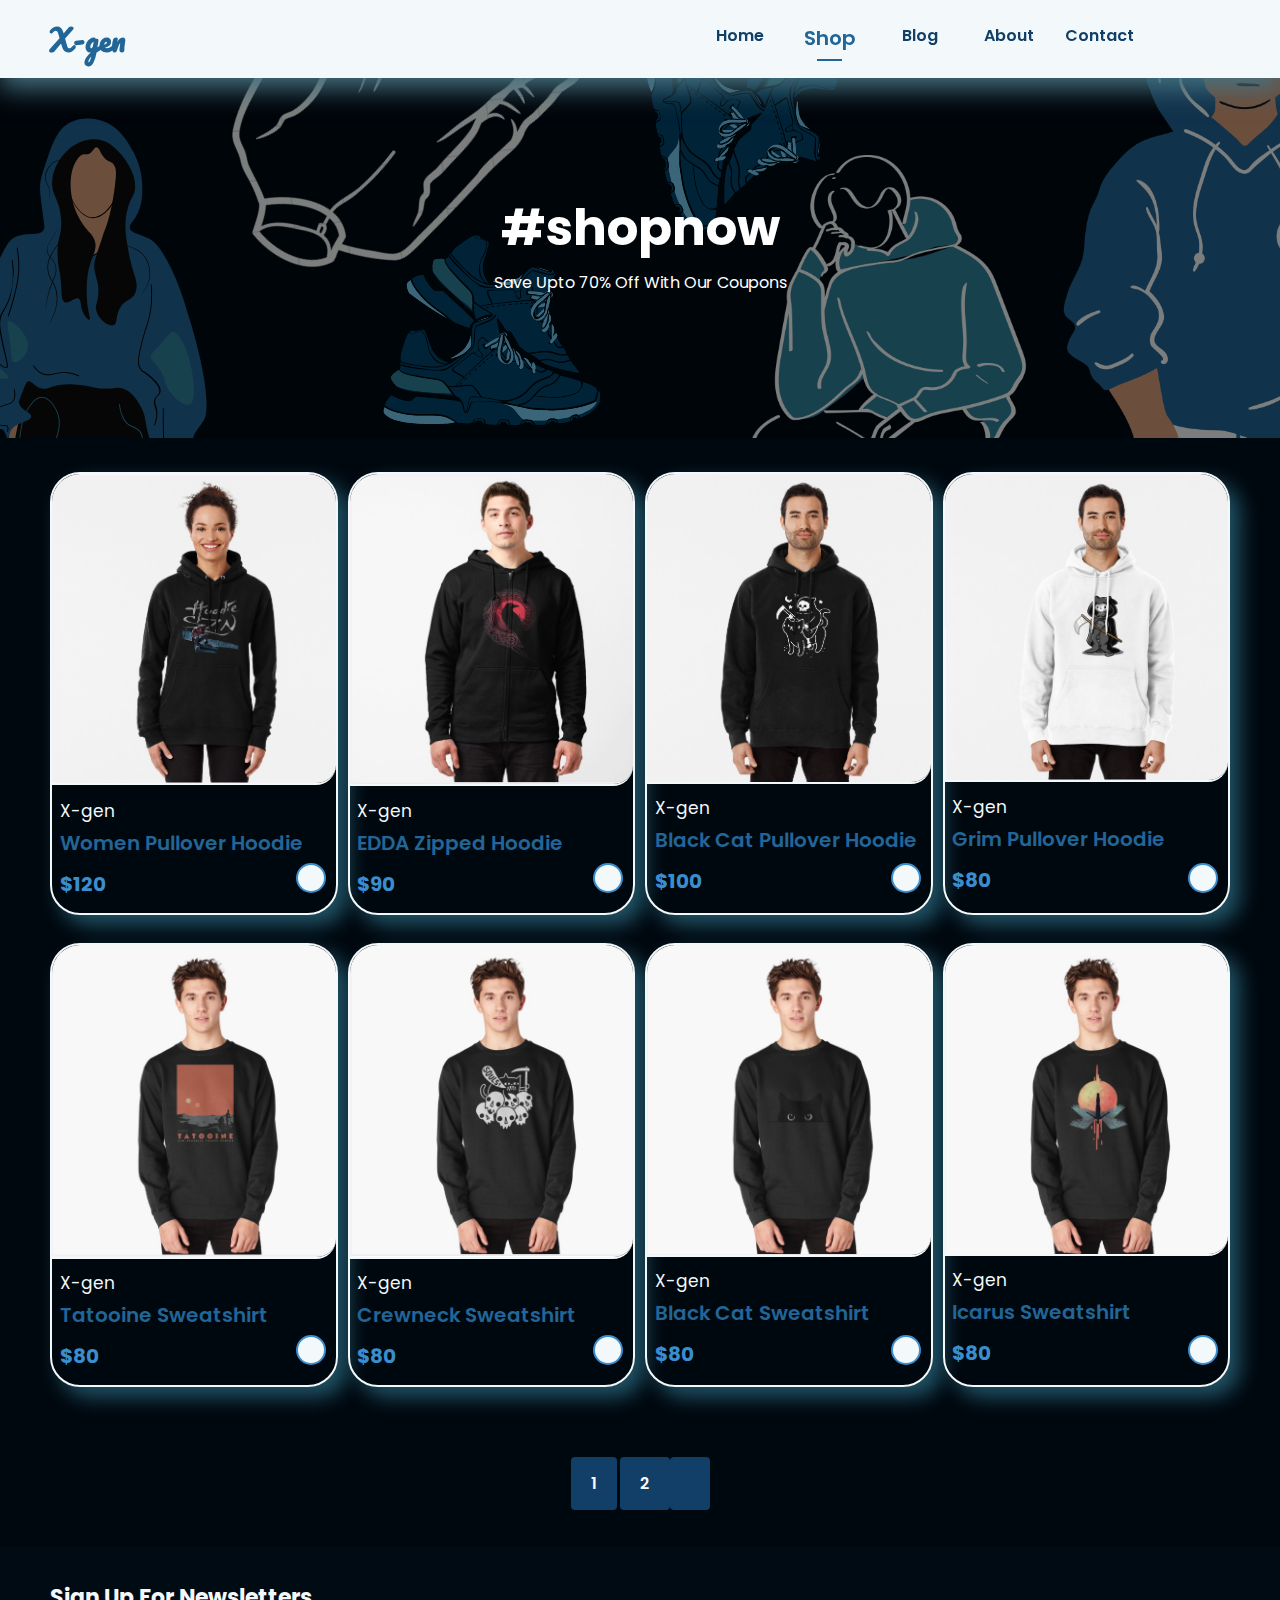
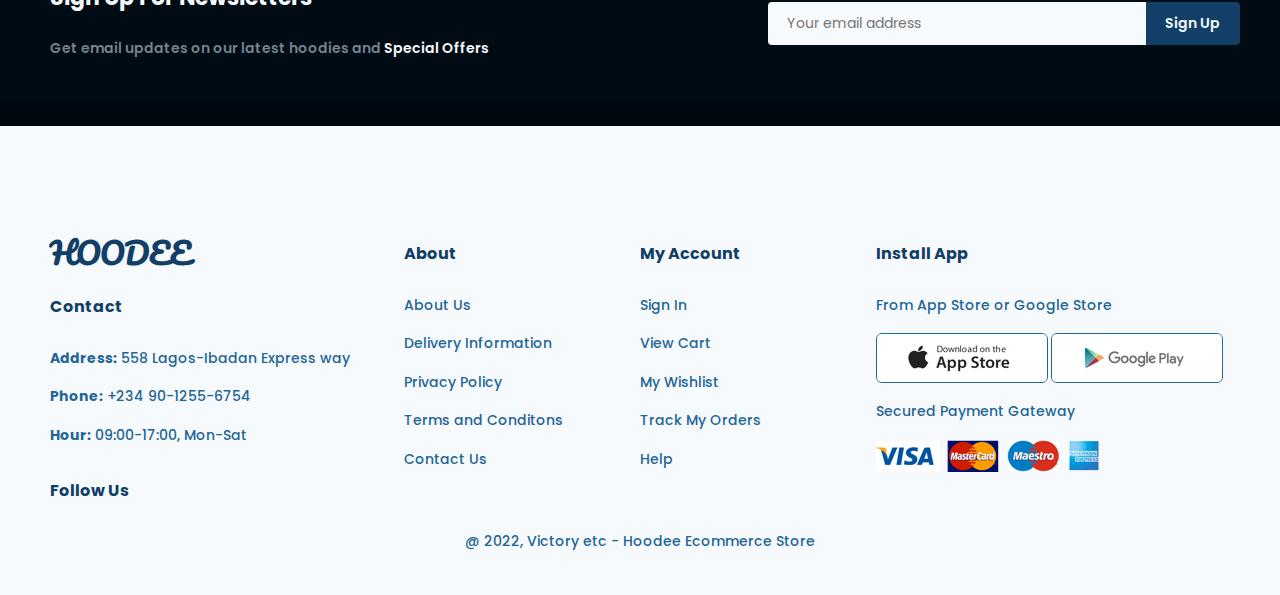
<file: shop.html>
<!DOCTYPE html>
<html lang="en">
  <head>
    <meta charset="UTF-8" />
    <meta http-equiv="X-UA-Compatible" content="IE=edge" />
    <meta name="viewport" content="width=device-width, initial-scale=1.0" />
    <title>Store</title>
    <!-- Bootstrap -->
    <link
      rel="stylesheet"
      href="https://cdn.jsdelivr.net/npm/bootstrap-icons@1.10.2/font/bootstrap-icons.css"
      integrity="sha384-b6lVK+yci+bfDmaY1u0zE8YYJt0TZxLEAFyYSLHId4xoVvsrQu3INevFKo+Xir8e"
      crossorigin="anonymous"
    />
    <!-- fontawesome -->
    <!-- <link
      rel="stylesheet"
      href="https://cdn.jsdelivr.net/npm/@fortawesome/fontawesome-free@6.2.1/css/fontawesome.min.css"
      integrity="sha384-QYIZto+st3yW+o8+5OHfT6S482Zsvz2WfOzpFSXMF9zqeLcFV0/wlZpMtyFcZALm"
      crossorigin="anonymous"
    /> -->
    <!-- stylesheet -->
    <link rel="stylesheet" href="styles.css" />
    <!-- favicon -->
    <link rel="icon" href="img/boy.png" />
  </head>
  <body>
    <!-- NAV SECTION -->
    <section id="top-nav-bar">
      <!-- adding the logo -->

      <div class="top-nav-bar-logo-div">
        <a class="logo" href="index.html">X-gen</a>
      </div>
      <!-- adding nav links -->

      <ul class="nav-list">
        <a href="#" id="close-menu"><i class="bi bi-x-diamond"></i></a>
        <li><a href="index.html">Home</a></li>
        <li><a class="active1" href="shop.html">Shop</a></li>
        <li><a href="blog.html">Blog</a></li>
        <li><a href="about.html">About</a></li>
        <li><a href="contact.html">Contact</a></li>
        <li>
          <a href="cart.html"><i class="bi bi-basket3 nav-icon"></i></a>
        </li>
      </ul>
      <div id="mobile">
        <i id="nav-menu" class="bi bi-list"></i>
      </div>
    </section>

    <!-- SHOP TOP SECTION -->
    <section id="shop-top-section">
      <div class="">
        <h2>#shopnow</h2>
        <p>Save Upto 70% Off With Our Coupons</p>
      </div>
    </section>

    <!-- SHOP PRODUCT1 SECTION -->

    <section id="shop-product1" class="section-padding">
      <div class="sp1-grid">
        <div class="sp1-card p-card1">
          <a href="shopProduct.html"
            ><img src="img/products/sp1.png" alt=""
          /></a>
          <div class="p-description">
            <span>X-gen</span>
            <h5>Women Pullover Hoodie</h5>
            <div class="star">
              <i class="bi bi-star-fill"></i>
              <i class="bi bi-star-fill"></i>
              <i class="bi bi-star-fill"></i>
              <i class="bi bi-star-fill"></i>
              <i class="bi bi-star"></i>
            </div>
            <h4>$120</h4>
          </div>

          <a href="shopProduct.html"><i class="bi bi-cart4 cart"></i></a>
        </div>
        <div class="sp1-card p-card2">
          <img src="img/products/sp2.png" alt="" />
          <div class="p-description">
            <span>X-gen</span>
            <h5>EDDA Zipped Hoodie</h5>
            <div class="star">
              <i class="bi bi-star-fill"></i>
              <i class="bi bi-star-fill"></i>
              <i class="bi bi-star-fill"></i>
              <i class="bi bi-star-fill"></i>
              <i class="bi bi-star-fill"></i>
            </div>
            <h4>$90</h4>
          </div>

          <a href="#"><i class="bi bi-cart4 cart"></i></a>
        </div>
        <div class="sp1-card p-card3">
          <img src="img/products/sp3.png" alt="" />
          <div class="p-description">
            <span>X-gen</span>
            <h5>Black Cat Pullover Hoodie</h5>
            <div class="star">
              <i class="bi bi-star-fill"></i>
              <i class="bi bi-star-fill"></i>
              <i class="bi bi-star-fill"></i>
              <i class="bi bi-star-fill"></i>
              <i class="bi bi-star-fill"></i>
            </div>
            <h4>$100</h4>
          </div>
          <a href="#"><i class="bi bi-cart4 cart"></i></a>
        </div>
        <div class="sp1-card p-card4">
          <img src="img/products/sp4.png" alt="" />
          <div class="p-description">
            <span>X-gen</span>
            <h5>Grim Pullover Hoodie</h5>
            <div class="star">
              <i class="bi bi-star-fill"></i>
              <i class="bi bi-star-fill"></i>
              <i class="bi bi-star-fill"></i>
              <i class="bi bi-star"></i>
              <i class="bi bi-star"></i>
            </div>
            <h4>$80</h4>
          </div>
          <a href="#"><i class="bi bi-cart4 cart"></i></a>
        </div>
        <div class="sp1-card p-card5">
          <img src="img/products/sp5.png" alt="" />
          <div class="p-description">
            <span>X-gen</span>
            <h5>Tatooine Sweatshirt</h5>
            <div class="star">
              <i class="bi bi-star-fill"></i>
              <i class="bi bi-star-fill"></i>
              <i class="bi bi-star-fill"></i>
              <i class="bi bi-star"></i>
              <i class="bi bi-star"></i>
            </div>
            <h4>$80</h4>
          </div>
          <a href="#"><i class="bi bi-cart4 cart"></i></a>
        </div>
        <div class="sp1-card p-card6">
          <img src="img/products/sp6.png" alt="" />
          <div class="p-description">
            <span>X-gen</span>
            <h5>Crewneck Sweatshirt</h5>
            <div class="star">
              <i class="bi bi-star-fill"></i>
              <i class="bi bi-star-fill"></i>
              <i class="bi bi-star-fill"></i>
              <i class="bi bi-star"></i>
              <i class="bi bi-star"></i>
            </div>
            <h4>$80</h4>
          </div>
          <a href="#"><i class="bi bi-cart4 cart"></i></a>
        </div>
        <div class="sp1-card p-card7">
          <img src="img/products/sp7.png" alt="" />
          <div class="p-description">
            <span>X-gen</span>
            <h5>Black Cat Sweatshirt</h5>
            <div class="star">
              <i class="bi bi-star-fill"></i>
              <i class="bi bi-star-fill"></i>
              <i class="bi bi-star-fill"></i>
              <i class="bi bi-star"></i>
              <i class="bi bi-star"></i>
            </div>
            <h4>$80</h4>
          </div>
          <a href="#"><i class="bi bi-cart4 cart"></i></a>
        </div>
        <div class="sp1-card p-card8">
          <img src="img/products/sp8.png" alt="" />
          <div class="p-description">
            <span>X-gen</span>
            <h5>Icarus Sweatshirt</h5>
            <div class="star">
              <i class="bi bi-star-fill"></i>
              <i class="bi bi-star-fill"></i>
              <i class="bi bi-star-fill"></i>
              <i class="bi bi-star"></i>
              <i class="bi bi-star"></i>
            </div>
            <h4>$80</h4>
          </div>
          <a href="#"><i class="bi bi-cart4 cart"></i></a>
        </div>
      </div>
    </section>

    <section id="pagination" class="section-padding">
      <a href="#">1</a>
      <a href="#">2</a>
      <a href="#"><i class="bi bi-arrow-right"></i></a>
    </section>

    <!-- SHOP NEWS-LETTER SECTION -->
    <section id="home-news-letter" class="section-margin section-padding">
      <div class="hnl-text">
        <h2>Sign Up For Newsletters</h2>
        <p>
          Get email updates on our latest hoodies and
          <span>Special Offers</span>
        </p>
      </div>
      <div class="hnl-form">
        <input type="text" placeholder="Your email address" id="" />
        <button class="normal-btn">Sign Up</button>
      </div>
    </section>

    <!-- FOOTER SECTION -->

    <footer class="">
      <div class="footer-grid">
        <div class="footer-logo-text">
          <a class="logo footer-logo" href="index.html">HOODEE</a>
          <h4>Contact</h4>
          <p><span>Address:</span> 558 Lagos-Ibadan Express way</p>
          <p><span>Phone:</span> +234 90-1255-6754</p>
          <p><span>Hour:</span> 09:00-17:00, Mon-Sat</p>
          <h4>Follow Us</h4>
          <i class="bi bi-facebook"></i>
          <i class="bi bi-twitter"></i>
          <i class="bi bi-instagram"></i>
          <i class="bi bi-pinterest"></i>
          <i class="bi bi-youtube"></i>
        </div>
        <div class="footer-about">
          <h4>About</h4>
          <a href="#">About Us</a>
          <a href="#">Delivery Information</a>
          <a href="#">Privacy Policy</a>
          <a href="#">Terms and Conditons</a>
          <a href="#">Contact Us</a>
        </div>
        <div class="footer-my-account">
          <h4>My Account</h4>
          <a href="#">Sign In</a>
          <a href="#">View Cart</a>
          <a href="#">My Wishlist</a>
          <a href="#">Track My Orders</a>
          <a href="#">Help</a>
        </div>
        <div class="footer-install-app">
          <h4>Install App</h4>
          <p>From App Store or Google Store</p>
          <div class="apps">
            <img src="img/pay/app.jpg" alt="" />
            <img src="img/pay/play.jpg" alt="" />
          </div>
          <p>Secured Payment Gateway</p>
          <img src="img/pay/pay.png" alt="" />
        </div>
      </div>
      <div class="copyright">
        <p>@ 2022, Victory etc - Hoodee Ecommerce Store</p>
      </div>
    </footer>
    <script src="index.js"></script>
  </body>
</html>
</file>
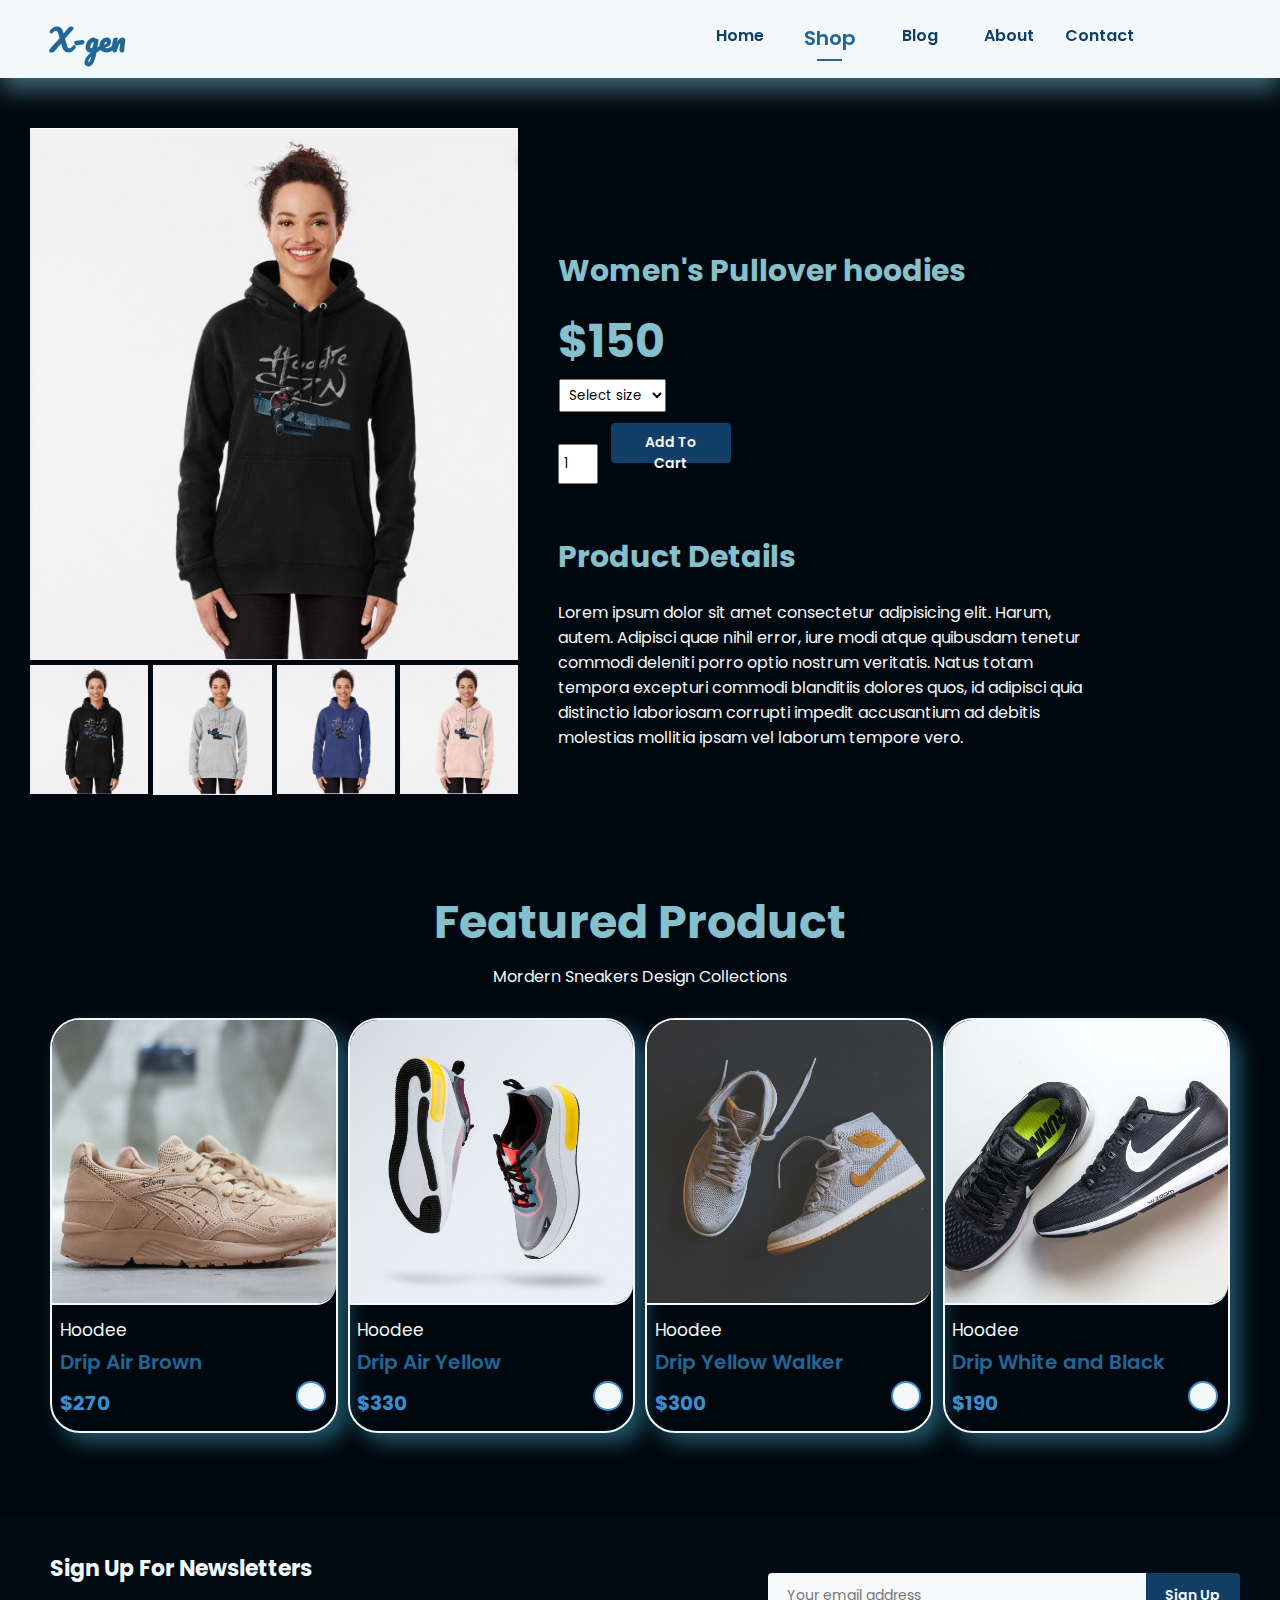
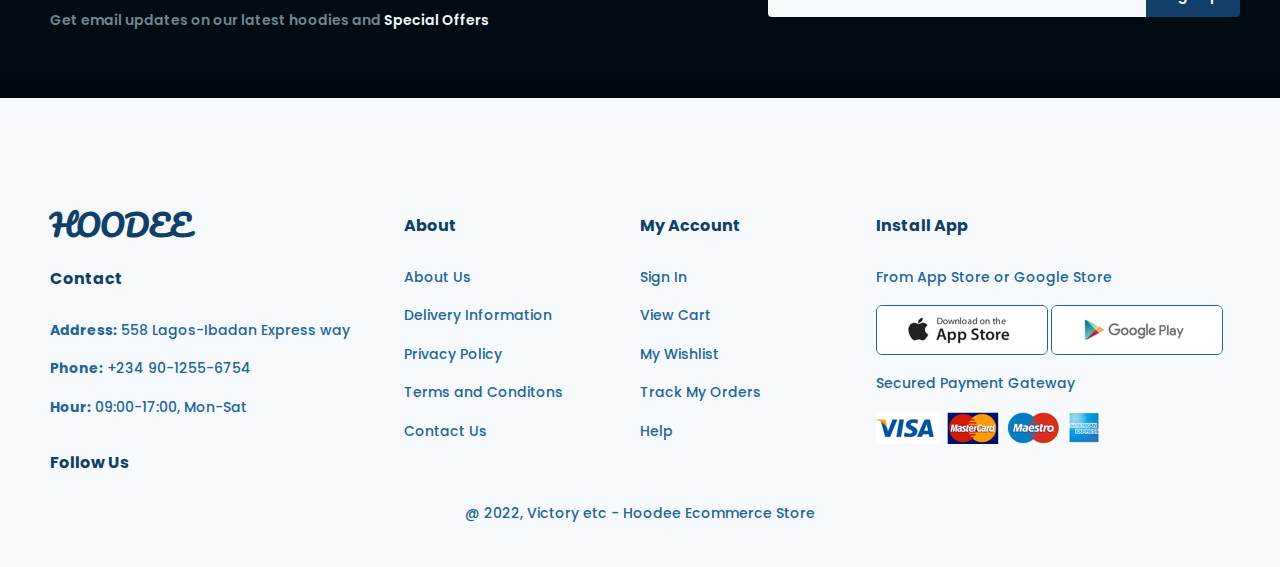
<file: shopProduct.html>
<!DOCTYPE html>
<html lang="en">
  <head>
    <meta charset="UTF-8" />
    <meta http-equiv="X-UA-Compatible" content="IE=edge" />
    <meta name="viewport" content="width=device-width, initial-scale=1.0" />
    <title>Store</title>
    <!-- Bootstrap -->
    <link
      rel="stylesheet"
      href="https://cdn.jsdelivr.net/npm/bootstrap-icons@1.10.2/font/bootstrap-icons.css"
      integrity="sha384-b6lVK+yci+bfDmaY1u0zE8YYJt0TZxLEAFyYSLHId4xoVvsrQu3INevFKo+Xir8e"
      crossorigin="anonymous"
    />
    <!-- fontawesome -->
    <!-- <link
      rel="stylesheet"
      href="https://cdn.jsdelivr.net/npm/@fortawesome/fontawesome-free@6.2.1/css/fontawesome.min.css"
      integrity="sha384-QYIZto+st3yW+o8+5OHfT6S482Zsvz2WfOzpFSXMF9zqeLcFV0/wlZpMtyFcZALm"
      crossorigin="anonymous"
    /> -->
    <!-- stylesheet -->
    <link rel="stylesheet" href="styles.css" />
    <!-- favicon -->
    <link rel="icon" href="img/boy.png" />
  </head>
  <body>
    <!-- NAV SECTION -->
    <section id="top-nav-bar">
      <!-- adding the logo -->

      <div class="top-nav-bar-logo-div">
        <a class="logo" href="index.html">X-gen</a>
      </div>
      <!-- adding nav links -->

      <ul class="nav-list">
        <a href="#" id="close-menu"><i class="bi bi-x-diamond"></i></a>
        <li><a href="index.html">Home</a></li>
        <li><a class="active1" href="shop.html">Shop</a></li>
        <li><a href="blog.html">Blog</a></li>
        <li><a href="about.html">About</a></li>
        <li><a href="contact.html">Contact</a></li>
        <li>
          <a href="cart.html"><i class="bi bi-basket3 nav-icon"></i></a>
        </li>
      </ul>
      <div id="mobile">
        <i id="nav-menu" class="bi bi-list"></i>
      </div>
    </section>
    <!-- PRODUCT DETAILS SECTION -->
    <section id="pro-details" class="">
      <div class="pro-details-img">
        <img src="img/products/sp1.png" alt="" id="big-image" class="pd-img1" />
        <img src="img/products/sp1.png" alt="" class="pd-img2 sm-img" />
        <img src="img/products/sp1-3.png" alt="" class="pd-img3 sm-img" />
        <img src="img/products/sp1-4.png" alt="" class="pd-img4 sm-img" />
        <img src="img/products/sp1-5.png" alt="" class="pd-img5 sm-img" />
      </div>
      <div class="pro-details-text">
        <h4>Women's Pullover hoodies</h4>
        <h2>$150</h2>
        <form>
          <select>
            <option value="small">Select size</option>
            <option value="small">Small</option>
            <option value="large">Large</option>
            <option value="extra-large">Extra-large</option>
          </select>
        </form>
        <div class="input-btn">
          <input type="number" value="1" />
          <button class="normal-btn">Add To Cart</button>
        </div>
        <h4>Product Details</h4>
        <p>
          Lorem ipsum dolor sit amet consectetur adipisicing elit. Harum, autem.
          Adipisci quae nihil error, iure modi atque quibusdam tenetur commodi
          deleniti porro optio nostrum veritatis. Natus totam tempora excepturi
          commodi blanditiis dolores quos, id adipisci quia distinctio
          laboriosam corrupti impedit accusantium ad debitis molestias mollitia
          ipsam vel laborum tempore vero.
        </p>
      </div>
    </section>

    <!-- SHOP FEATURED PRODUCT SECTION -->
    <section id="home-product2" class="section-padding">
      <h2 class="hp2-header">Featured Product</h2>
      <p>Mordern Sneakers Design Collections</p>
      <div class="hp2-grid">
        <div class="hp2-card p-card1">
          <img src="img/products/n1.jpg" alt="" />
          <div class="p-description">
            <span>Hoodee</span>
            <h5>Drip Air Brown</h5>
            <div class="star">
              <i class="bi bi-star-fill"></i>
              <i class="bi bi-star-fill"></i>
              <i class="bi bi-star-fill"></i>
              <i class="bi bi-star-fill"></i>
              <i class="bi bi-star"></i>
            </div>
            <h4>$270</h4>
          </div>
          <a href="#"><i class="bi bi-cart4 cart"></i></a>
        </div>
        <div class="hp2-card p-card2">
          <img src="img/products/n2.jpg" alt="" />
          <div class="p-description">
            <span>Hoodee</span>
            <h5>Drip Air Yellow</h5>
            <div class="star">
              <i class="bi bi-star-fill"></i>
              <i class="bi bi-star-fill"></i>
              <i class="bi bi-star-fill"></i>
              <i class="bi bi-star-fill"></i>
              <i class="bi bi-star-fill"></i>
            </div>
            <h4>$330</h4>
          </div>

          <a href="#"><i class="bi bi-cart4 cart"></i></a>
        </div>
        <div class="hp2-card p-card3">
          <img src="img/products/n3.jpg" alt="" />
          <div class="p-description">
            <span>Hoodee</span>
            <h5>Drip Yellow Walker</h5>
            <div class="star">
              <i class="bi bi-star-fill"></i>
              <i class="bi bi-star-fill"></i>
              <i class="bi bi-star-fill"></i>
              <i class="bi bi-star-fill"></i>
              <i class="bi bi-star-fill"></i>
            </div>
            <h4>$300</h4>
          </div>

          <a href="#"><i class="bi bi-cart4 cart"></i></a>
        </div>
        <div class="hp2-card p-card4">
          <img src="img/products/n4.jpg" alt="" />
          <div class="p-description">
            <span>Hoodee</span>
            <h5>Drip White and Black</h5>
            <div class="star">
              <i class="bi bi-star-fill"></i>
              <i class="bi bi-star-fill"></i>
              <i class="bi bi-star-fill"></i>
              <i class="bi bi-star"></i>
              <i class="bi bi-star"></i>
            </div>
            <h4>$190</h4>
          </div>

          <a href="#"><i class="bi bi-cart4 cart"></i></a>
        </div>
      </div>
    </section>

    <!-- SHOP NEWS-LETTER SECTION -->
    <section id="home-news-letter" class="section-margin section-padding">
      <div class="hnl-text">
        <h2>Sign Up For Newsletters</h2>
        <p>
          Get email updates on our latest hoodies and
          <span>Special Offers</span>
        </p>
      </div>
      <div class="hnl-form">
        <input type="text" placeholder="Your email address" id="" />
        <button class="normal-btn">Sign Up</button>
      </div>
    </section>

    <!-- FOOTER SECTION -->

    <footer class="">
      <div class="footer-grid">
        <div class="footer-logo-text">
          <a class="logo footer-logo" href="index.html">HOODEE</a>
          <h4>Contact</h4>
          <p><span>Address:</span> 558 Lagos-Ibadan Express way</p>
          <p><span>Phone:</span> +234 90-1255-6754</p>
          <p><span>Hour:</span> 09:00-17:00, Mon-Sat</p>
          <h4>Follow Us</h4>
          <i class="bi bi-facebook"></i>
          <i class="bi bi-twitter"></i>
          <i class="bi bi-instagram"></i>
          <i class="bi bi-pinterest"></i>
          <i class="bi bi-youtube"></i>
        </div>
        <div class="footer-about">
          <h4>About</h4>
          <a href="#">About Us</a>
          <a href="#">Delivery Information</a>
          <a href="#">Privacy Policy</a>
          <a href="#">Terms and Conditons</a>
          <a href="#">Contact Us</a>
        </div>
        <div class="footer-my-account">
          <h4>My Account</h4>
          <a href="#">Sign In</a>
          <a href="#">View Cart</a>
          <a href="#">My Wishlist</a>
          <a href="#">Track My Orders</a>
          <a href="#">Help</a>
        </div>
        <div class="footer-install-app">
          <h4>Install App</h4>
          <p>From App Store or Google Store</p>
          <div class="apps">
            <img src="img/pay/app.jpg" alt="" />
            <img src="img/pay/play.jpg" alt="" />
          </div>
          <p>Secured Payment Gateway</p>
          <img src="img/pay/pay.png" alt="" />
        </div>
      </div>
      <div class="copyright">
        <p>@ 2022, Victory etc - Hoodee Ecommerce Store</p>
      </div>
    </footer>
    <script src="index.js"></script>
  </body>
</html>
</file>
<file: styles.css>
@import url("https://fonts.googleapis.com/css2?family=Poppins:wght@100;200;300;400;500;600;700;800;900&display=swap");
@import url("https://fonts.googleapis.com/css2?family=Pacifico&display=swap");

* {
  margin: 0;
  padding: 0;
  box-sizing: border-box;
  font-family: "Poppins", sans-serif;
}

html {
  font-size: 62.5%;
}

h1 {
  font-size: 5.4rem;
  line-height: 4rem;
  color: #87c0cd;
}
h2 {
  font-size: 4.6rem;
  line-height: 54px;
  color: #87c0cd;
}

h4 {
  font-size: 2rem;
  color: #87c0cd;
}

h6 {
  font-size: 1.2rem;
  font-weight: 700;
  color: #f3f9fb;
}

p {
  font-size: 1.6rem;
  color: #f3f9fb;
  margin: 0.95em 0 1.25em 0;
}

a {
  font-size: 1.6rem;
  text-decoration: none;
}

.section-padding {
  padding: 2.5em 5em;
}

.section-margin {
  margin: 2.5em 0;
}

button.normal-btn {
  font-size: 1.4rem;
  font-weight: 600;
  padding: 0.9rem 1.8rem;
  color: #f3f9fb;
  background-color: #113f67;
  border-radius: 4px;
  cursor: pointer;
  outline: none;
  border: none;
  transition: 0.3s ease-in-out;
}
body {
  width: 100%;
  background-color: #00080f;
}

/* TOP NAV BAR */
#top-nav-bar {
  display: grid;
  grid-template-columns: 55% 1fr;
  padding: 1.25rem 5rem;
  background-color: #f3f9fb;
  box-shadow: 0 10px 25px #467483;
  z-index: 999;
  position: sticky;
  top: 0;
  left: 0;
}
.logo {
  font-family: "Pacifico", cursive;
  font-size: 3rem;
  font-weight: 700;
  color: #226597;
  text-decoration: none;
  transition: 0.3s ease-in-out;
}
.logo:hover {
  font-size: 3.2rem;
  color: #113f67;
}

.nav-list {
  display: grid;
  grid-template-columns: repeat(6, 1fr);
  list-style: none;
  grid-gap: 0.8rem;
}
.nav-list #close-menu,
#mobile #nav-menu {
  display: none;
}

.nav-list li {
  text-align: center;
  position: relative;
  padding-top: 1rem;
}
.nav-list li a {
  text-decoration: none;
  color: #113f67;
  font-weight: 600;
  transition: 0.3s ease-in-out;
}

.nav-list li a:hover,
.nav-list li a.active1 {
  color: #226597;
  font-size: 2rem;
}

.nav-list li a.active1::after,
.nav-list li a:hover::after {
  content: "";
  width: 30%;
  height: 2px;
  background: #226597;
  position: absolute;
  left: 35%;
  bottom: 5px;
}
.nav-list .nav-icon {
  color: #113f67;
  font-weight: 600;
  transition: 0.3s ease;
}

.nav-icon:hover {
  color: #226597;
  font-size: 2rem;
}

@media (width < 1000px) {
  .nav-list {
    display: grid;
    grid-template-columns: repeat(1, 1fr);
    list-style: none;
    position: fixed;
    grid-gap: 0;
    top: 0;
    right: -30rem;
    min-height: 100vh;
    width: 20rem;
    background-color: #f3f9fb;
    box-shadow: 0 40px 60px #467483;
    padding: 6rem 0 25rem 3rem;
    justify-items: left;
    transition: 0.3s;
  }
  .nav-list li a.active1::after,
  .nav-list li a:hover::after {
    width: 1.5em;
    height: 2px;
    left: 0;
    bottom: 10px;
  }
  .nav-list .nav-icon {
    font-size: 3rem;
  }
  #mobile {
    justify-self: end;
    align-self: center;
  }

  #mobile #nav-menu {
    font-size: 4rem;
    color: #226597;
    font-weight: 800;
    display: inline-block;
    transition: 0.1s;
  }
  #mobile #nav-menu:hover {
    font-size: 3.7rem;
  }
  .nav-list.active {
    right: 0;
  }
  .nav-list #close-menu {
    color: #226597;
    position: absolute;
    top: 20px;
    left: 30px;
    font-size: 3rem;
    display: initial;
  }
}
@media (width <= 820px) {
  .nav-list li a.active1::after,
  .nav-list li a:hover::after {
    width: 1.5em;
    height: 2px;
    left: 0;
    bottom: 0px;
  }
  .nav-list {
    padding-bottom: 500px;
    width: 17rem;
  }
}
@media (width <= 500px) {
  .nav-list li a.active1::after,
  .nav-list li a:hover::after {
    width: 1.5em;
    height: 2px;
    left: 0;
    bottom: 0px;
  }
  .nav-list {
    padding-bottom: 600px;
  }
}

/* HOME PAGE */
/* Home Top Section */
#home-top-section {
  background-image: url("img/home-bg-img2.jpg");
  min-height: 90vh;
  width: 100%;
  background-size: cover;
  background-position: top 20% right 0;
  padding: 0 5rem;
}
.home-top-section-text-btn-div {
  padding-top: 25rem;
}

.home-top-section-text-btn-div h4 {
  padding-bottom: 1rem;
}

.home-top-section-text-btn-div h1 {
  color: #113f67;
}
.fancy-btn {
  background-image: url("img/btn-bg-img.png");
  background-color: transparent;
  color: #87c0cd;
  border: 0;
  padding: 1.2em 5em 0.8em 4.5em;
  background-repeat: no-repeat;
  cursor: pointer;
  font-weight: 700;
  font-size: 1.6rem;
}

@media (width < 821px) and (width > 500px) {
  #home-top-section {
    width: 100%;
    min-height: 70vh;
    background-position: top 30% right 30%;
    padding: 0 8rem;
  }
  .home-top-section-text-btn-div h1 {
    color: #113f67;
    font-size: 4.4rem;
  }
  .home-top-section-text-btn-div h2 {
    font-size: 3.6rem;
  }
  .home-top-section-text-btn-div h4 {
    font-size: 1.2rem;
  }
  .home-top-section-text-btn-div {
    padding-top: 15rem;
  }
  .fancy-btn {
    padding: 1.5em 10em 1em 5em;
    font-weight: 700;
    font-size: 1.3rem;
  }
}
@media (width <= 500px) {
  #home-top-section {
    width: 100%;
    min-height: 70vh;
    background-position: center;
    padding: 0 4rem;
  }
  .home-top-section-text-btn-div h1 {
    color: #113f67;
    font-size: 3.5rem;
  }
  .home-top-section-text-btn-div h2 {
    font-size: 3rem;
  }
  .home-top-section-text-btn-div h4 {
    font-size: 1rem;
  }
  .home-top-section-text-btn-div {
    padding-top: 10rem;
  }
  .fancy-btn {
    padding: 1.5em 10em 0.5em 7em;
    font-weight: 700;
    font-size: 1rem;
  }
}

/* HOME FEATUERES SECTION */
#home-feature {
  background-color: #000;
  padding-top: 4rem;
  text-align: center;
}

#home-feature h2 {
  padding: 2rem 0 0;
  display: inline-block;
}

.hf-grid {
  display: grid;
  grid-template-columns: repeat(6, 1fr);
  align-items: center;
  grid-gap: 10px;
  width: 100%;
}
.hf-box {
  width: 100%;
  text-align: center;
  padding: 1.7rem 1rem;
  background-color: #f3f9fb;
  box-shadow: 7px 7px 20px #203c4686;
  border: 1px solid #226597;
  border-radius: 10px;
  margin: 1rem 0;
  transition: 0.15s ease-in-out;
}
.hf-box h6 {
  color: #f3f9fb;
  background-color: #113f67;
  padding: 9px 8px 6px 8px;
  border-radius: 5px;
  display: inline-block;
  margin-top: 1rem;
}

.hf-box:hover {
  box-shadow: 3px 3px 30px #4cbadf86;
  padding: 2rem 1.5rem;
  border-radius: 20px;
}
.hf-box img {
  width: 100%;
}

.hf-box:nth-child(2) h6 {
  background-color: #21243d;
  color: #ff7c7c;
}
.hf-box:nth-child(3) h6 {
  background-color: #556e53;
  color: #b9e3c6;
}
.hf-box:nth-child(4) h6 {
  background-color: #1c7293;
  color: #b4cde6;
}
.hf-box:nth-child(5) h6 {
  background-color: #252243;
  color: #9365db;
}
.hf-box:nth-child(6) h6 {
  background-color: #2c3333;
  color: #e6d5b8;
}
@media (width <= 821px) {
  .hf-grid {
    display: grid;
    grid-template-columns: repeat(3, 1fr);
    align-self: center;
    width: 100%;
  }

  #home-feature h2 {
    font-size: 4rem;
  }
  #home-feature p {
    font-size: 1.2rem;
  }
  .hf-box h6 {
    font-size: 1rem;
  }
}
@media (width <= 320px) {
  .hf-grid {
    display: grid;
    grid-template-columns: repeat(2, 1fr);
    align-self: center;
    width: 100%;
  }
}

/* HOME PRODUCTS SECTION */

#home-product1 {
  background-color: #00080f;
  text-align: center;
  padding-bottom: 5rem;
}
#home-product1 .hp1-grid {
  display: grid;
  grid-template-columns: repeat(4, 1fr);
  grid-gap: 10px;
}
#home-product1 .hp1-card1 {
  width: 100%;
  padding-bottom: 0.75rem;
  border: 2px solid #f3f9fb;
  border-radius: 30px;
  cursor: pointer;
  box-shadow: 10px 10px 20px #4cbadf6c;
  margin: 0.9rem 0;
  transition: 0.2s ease-in-out;
  position: relative;
}

#home-product1 .hp1-card1:hover {
  box-shadow: 20px 20px 30px #4cbadfa1;
}

#home-product1 .hp1-card1 img {
  width: 100%;
  border-radius: 28px 28px 20px 0;
  border-bottom: 2px solid #f3f9fb;
}

#home-product1 .hp1-card1 .p-description {
  text-align: start;
  padding: 0.625rem 0 0.625rem 0.75rem;
}

#home-product1 .hp1-card1 .p-description span {
  font-size: 1.7rem;
  color: #f3f9fb;
}

#home-product1 .hp1-card1 .p-description h5 {
  padding: 4px 0;
  font-size: 2em;
  font-weight: 600;
  color: #226597;
}
#home-product1 .hp1-card1 .p-description i {
  font-size: 1.5rem;
  color: #f3f9fb;
}

#home-product1 .hp1-card1 .p-description h4 {
  padding-top: 7px;
  color: #3b8ece;
}

#home-product1 .hp1-card1 .cart {
  width: 3rem;
  height: 3rem;
  line-height: 2.5rem;
  border-radius: 90px;
  background-color: #f3f9fb;
  font-weight: 500;
  color: #113f67;
  border: 2px solid #3b8ece;
  position: absolute;
  bottom: 20px;
  right: 10px;
}

@media (width < 821px) and (width > 500px) {
  #home-product1 .hp1-grid {
    display: grid;
    grid-template-columns: repeat(2, 1fr);
    grid-gap: 10px;
  }
  #home-product1 h2 {
    font-size: 4rem;
  }
  #home-product1 p {
    font-size: 1.2rem;
  }
}
@media (width <= 500px) {
  #home-product1 .hp1-grid {
    display: grid;
    grid-template-columns: repeat(1, 1fr);
    grid-gap: 10px;
  }
}

/* HOME BANNER SECTION */
#home-banner {
  text-align: center;
  background-image: url("img/banner/b1.png ");
  width: 100%;
  min-height: 25rem;
  background-size: cover;
  background-position: center;
  padding-top: 5rem;
}

#home-banner h4 {
  color: #f3f9fb;
  font-size: 2rem;
  display: inline-block;
}

#home-banner h2 {
  color: #f3f9fb;
  font-size: 3.6rem;
  padding: 0.6rem 0;
}

#home-banner h2 span {
  color: #3b8ece;
}

#home-banner button:hover {
  background-color: #00080f;
  font-size: 1.35rem;
  font-weight: 600;
  padding: 0.8rem 1.8rem;
  color: #226597;
}
@media (width < 821px) and (width > 320px) {
  #home-banner {
    min-height: 40vh;
    padding: 2rem 0;
  }
  #home-banner h4 {
    font-size: 1.5rem;
  }

  #home-banner h2 {
    font-size: 3rem;
  }
}

/* HOME PRODUCTS SECTION */

#home-product2 {
  background-color: #00080f;
  text-align: center;
  padding-bottom: 5rem;
}
#home-product2 .hp2-card {
  width: 100%;
  min-width: 15.625rem;
  padding-bottom: 0.75rem;
  border: 2px solid #f3f9fb;
  border-radius: 30px;
  cursor: pointer;
  box-shadow: 10px 10px 20px #4cbadf6c;
  margin: 0.9rem 0;
  transition: 0.2s ease-in-out;
  position: relative;
}

#home-product2 .hp2-card:hover {
  box-shadow: 20px 20px 30px #4cbadfa1;
}

#home-product2 .hp2-card img {
  width: 100%;
  border-radius: 28px 28px 20px 0;
  border-bottom: 2px solid #f3f9fb;
}

#home-product2 .hp2-card .p-description {
  text-align: start;
  padding: 0.625rem 0 0.625rem 0.75rem;
}

#home-product2 .hp2-card .p-description span {
  font-size: 1.7rem;
  color: #f3f9fb;
}

#home-product2 .hp2-card .p-description h5 {
  padding: 4px 0;
  font-size: 2em;
  font-weight: 600;
  color: #226597;
}
#home-product2 .hp2-card .p-description i {
  font-size: 1.5rem;
  color: #f3f9fb;
}

#home-product2 .hp2-card .p-description h4 {
  padding-top: 7px;
  color: #3b8ece;
}

#home-product2 .hp2-card .cart {
  width: 3rem;
  height: 3rem;
  line-height: 2.5rem;
  border-radius: 90px;
  background-color: #f3f9fb;
  font-weight: 500;
  color: #113f67;
  border: 2px solid #3b8ece;
  position: absolute;
  bottom: 20px;
  right: 10px;
}

#home-product2 .hp2-grid {
  display: grid;
  grid-template-columns: repeat(4, 1fr);
  grid-gap: 10px;
}

@media (width < 821px) and (width > 500px) {
  #home-product2 .hp2-grid {
    grid-template-columns: repeat(2, 1fr);
  }
  #home-product2 h2 {
    font-size: 4rem;
  }
  #home-product2 p {
    font-size: 1.2rem;
  }
}
@media (width <= 500px) {
  #home-product2 .hp2-grid {
    grid-template-columns: repeat(1, 1fr);
  }
}

/* <!-- HOME BANNER SECTION --> */

#home-banner2 {
  width: 100%;
}

#home-banner2 .hb2-grid {
  display: grid;
  grid-template-columns: repeat(12, 1fr);
  grid-auto-rows: minmax(150px, auto);
  grid-gap: 30px;
}

#home-banner2 .hb2-grid .container {
  background-size: cover;
  background-position: center;
}
#home-banner2 .hb2-grid h2 {
  font-size: 2.5rem;
  color: #fff;
  font-weight: 700;
}
#home-banner2 .hb2-grid h4 {
  color: aliceblue;
  font-weight: 300;
}
#home-banner2 .hb2-grid p {
  color: #f3f9fb;
  font-weight: normal;
  margin: 0;
}

#home-banner2 .hb2-grid .h-banner1 {
  background-image: url("img/banner/b10.png");
  grid-column: 1/7;
  grid-row: 1/3;
  padding: 10rem 0 0 2rem;
}

#home-banner2 .hb2-grid .h-banner2 {
  background-image: url("img/banner/b17.png");
  grid-column: 7/13;
  grid-row: 1/3;
  padding: 10rem 0 0 2rem;
}
#home-banner2 .hb2-grid .h-banner1 p,
#home-banner2 .hb2-grid .h-banner2 p {
  padding-bottom: 1rem;
}
#home-banner2 .hb2-grid .h-banner3 {
  background-image: url("img/banner/b18.png");
  grid-column: 1/5;
  padding: 4rem 0 0 1rem;
}

#home-banner2 .hb2-grid .h-banner4 {
  background-image: url("img/banner/b4.jpg");
  grid-column: 5/9;
  padding: 4rem 0 0 1rem;
}

#home-banner2 .hb2-grid .h-banner5 {
  background-image: url("img/banner/b3.jpg");
  grid-column: 9/13;
  padding: 4rem 0 0 1rem;
}

#home-banner2 .hb2-grid .h-banner3 p,
#home-banner2 .hb2-grid .h-banner4 p,
#home-banner2 .hb2-grid .h-banner5 p {
  color: #f3f9fb;
  font-weight: 500;
}
#home-banner2 span {
  font-weight: 600;
  font-family: "Pacifico", cursive;
}

#home-banner2 button {
  background: transparent;
  border: 1px solid #f3f9fb;
  transition: 0.2s ease-in-out;
  border-radius: 0;
}

#home-banner2 .container:hover button {
  border: 1px solid #113f67;
  background-color: #113f67;
}
@media (width < 821px) {
  #home-banner2 .hb2-grid {
    grid-template-columns: repeat(3, 1fr);
    grid-auto-rows: minmax(150px, auto);
    grid-gap: 20px;
  }

  #home-banner2 .hb2-grid .h-banner1 {
    background-image: url("img/banner/b10.png");
    grid-column: 1/4;
    grid-row: 1/3;
    padding: 10rem 0 0 2rem;
  }

  #home-banner2 .hb2-grid .h-banner2 {
    background-image: url("img/banner/b17.png");
    grid-column: 1/4;
    grid-row: 3/5;
    padding: 10rem 0 0 2rem;
  }
  #home-banner2 .hb2-grid .h-banner3 {
    background-image: url("img/banner/b18.png");
    grid-column: 1/4;
    padding: 4rem 0 0 1rem;
  }

  #home-banner2 .hb2-grid .h-banner4 {
    background-image: url("img/banner/b4.jpg");
    grid-column: 1/4;
    padding: 4rem 0 0 1rem;
  }

  #home-banner2 .hb2-grid .h-banner5 {
    background-image: url("img/banner/b3.jpg");
    background-size: cover;
    background-position: center;
    grid-column: 1/4;
    padding: 4rem 0 0 1rem;
  }
}

/* <!-- HOME NEWS-LETTER SECTION --> */

#home-news-letter {
  display: grid;
  grid-template-columns: 60% 40%;
  grid-gap: 10px;
  background-color: #010b14;
}

#home-news-letter span {
  color: #f3f9fb;
}
#home-news-letter .hnl-text {
  justify-self: start;
  align-self: center;
}
#home-news-letter .hnl-form {
  justify-self: stretch;
  align-self: center;
}

#home-news-letter h2 {
  font-size: 2.2rem;
  font-weight: 700;
  color: #f3f9fb;
}
#home-news-letter p {
  font-size: 1.4rem;
  font-weight: 600;
  color: #c1dbe698;
}
#home-news-letter input {
  min-height: 3.125em;
  padding: 0 1.25em;
  font-size: 1.4rem;
  width: 100%;
  border: 1px solid transparent;
  border-radius: 4px;
  outline: none;
  border-top-right-radius: 0;
  border-bottom-right-radius: 0;
  background-color: #f7fafc;
}
#home-news-letter button {
  white-space: nowrap;
  border-top-left-radius: 0;
  border-bottom-left-radius: 0;
}
#home-news-letter .hnl-form {
  display: grid;
  grid-template-columns: 80% 20%;
}

@media (width < 821px) {
  #home-news-letter {
    display: grid;
    grid-template-columns: repeat(1, 1fr);
    text-align: center;
  }
  #home-news-letter .hnl-text {
    justify-self: normal;
    align-self: center;
  }
}
@media (width < 450px) {
  #home-news-letter .hnl-form {
    display: grid;
    grid-template-columns: 70% 30%;
  }
}

/* <!-- FOOTER SECTION --> */

footer {
  background-color: #f7fafc;
  margin-top: 2.5em;
  padding: 10em 5em 2.5em;
}
footer .footer-grid {
  display: grid;
  grid-template-columns: 30% 20% 20% 30%;
}
footer .footer-logo {
  color: #113f67;
  margin: 0;
}
footer .footer-logo-text {
  align-self: start;
}

footer h4 {
  color: #113f67;
  font-weight: 700;
  font-size: 1.6rem;
  padding-bottom: 1.5rem;
  padding-top: 1.5rem;
}
footer p {
  color: #226597;
  font-weight: 500;
  font-size: 1.4rem;
}
footer a {
  color: #226597;
  font-weight: 500;
  font-size: 1.4rem;
  display: block;
  margin: 0.95em 0 1.25em 0;
  text-decoration: none;
}

footer .footer-logo-text span {
  color: #226597;
  font-weight: 700;
}
footer .footer-logo-text i {
  color: #226597;
  font-size: 1.6rem;
  letter-spacing: 7px;
  transition: 0.2s ease-in-out;
  cursor: pointer;
}
footer .footer-logo-text i:hover {
  color: #113f67;
  font-size: 1.8rem;
}

footer .footer-about {
  align-self: start;
}
footer .footer-my-account {
  align-self: start;
}

footer .footer-install-app {
  align-self: start;
}
footer .copyright {
  align-self: center;
  text-align: center;
}

footer .apps img {
  border: 1px solid #226597;
  border-radius: 6px;
  cursor: pointer;
}

@media (width < 821px) and (width > 500px) {
  footer .footer-grid {
    display: grid;
    grid-template-columns: repeat(2, 1fr);
    grid-gap: 20px;
    padding-bottom: 20px;
  }
}
@media (width <= 500px) {
  footer .footer-grid {
    display: grid;
    grid-template-columns: repeat(1, 1fr);
    grid-gap: 20px;
    padding-bottom: 20px;
  }
}

/* ......................SHOP PAGE............................... */

#shop-top-section {
  display: grid;
  background-image: url("img/banner/b2.png");
  width: 100%;
  min-height: 40vh;
  background-size: cover;
  background-position: center;
  padding: 0 5rem;
  text-align: center;
  align-content: center;
}
#shop-top-section h2 {
  font-size: 5rem;
  color: #fff;
}
#shop-top-section p {
  color: #fff;
}

@media (width <= 820px) {
  #shop-top-section {
    min-height: 20vh;
  }
  #shop-top-section h2 {
    font-size: 4rem;
  }
}

/* <!-- SHOP PRODUCT1 SECTION --> */

#shop-product1 {
  background-color: #00080f;
  text-align: center;
  padding-bottom: 5rem;
}
#shop-product1 .sp1-grid {
  display: grid;
  grid-template-columns: repeat(4, 1fr);
  grid-gap: 10px;
}
#shop-product1 .sp1-card {
  width: 100%;
  padding-bottom: 0.75rem;
  border: 2px solid #f3f9fb;
  border-radius: 30px;
  cursor: pointer;
  box-shadow: 10px 10px 20px #4cbadf6c;
  margin: 0.9rem 0;
  transition: 0.2s ease-in-out;
  position: relative;
}

#shop-product1 .sp1-card:hover {
  box-shadow: 20px 20px 30px #4cbadfa1;
}

#shop-product1 .sp1-card img {
  width: 100%;
  border-radius: 28px 28px 20px 0;
  border-bottom: 2px solid #f3f9fb;
}

#shop-product1 .sp1-card .p-description {
  text-align: start;
  padding: 0.625rem 0 0.625rem 0.75rem;
}

#shop-product1 .sp1-card .p-description span {
  font-size: 1.7rem;
  color: #f3f9fb;
}

#shop-product1 .sp1-card .p-description h5 {
  padding: 4px 0;
  font-size: 2em;
  font-weight: 600;
  color: #226597;
}
#shop-product1 .sp1-card .p-description i {
  font-size: 1.5rem;
  color: #f3f9fb;
}

#shop-product1 .sp1-card .p-description h4 {
  padding-top: 7px;
  color: #3b8ece;
}

#shop-product1 .sp1-card .cart {
  width: 3rem;
  height: 3rem;
  line-height: 2.5rem;
  border-radius: 90px;
  background-color: #f3f9fb;
  font-weight: 500;
  color: #113f67;
  border: 2px solid #3b8ece;
  position: absolute;
  bottom: 20px;
  right: 10px;
}

#pagination {
  text-align: center;
}

#pagination a {
  text-decoration: none;
  background-color: #113f67;
  padding: 1.5rem 2rem;
  border-radius: 4px;
  color: #f7fafc;
  font-weight: 600;
}

#pagination a i {
  font-size: 1.6rem;
  font-weight: 600;
}

@media (width <= 820px) and (width > 500px) {
  #shop-product1 .sp1-grid {
    grid-template-columns: repeat(2, 1fr);
  }
}
@media (width <= 500px) {
  #shop-product1 .sp1-grid {
    grid-template-columns: repeat(1, 1fr);
  }
}

/* ...................SHOP PRODUCT PAGE.......... */
#pro-details {
  display: grid;
  grid-template-columns: 40% 60%;
  padding: 5rem 3rem 0;
  grid-gap: 2rem;
}

#pro-details .pro-details-img {
  display: grid;
  grid-template-columns: repeat(12, 1fr);
  grid-auto-rows: minmax(100px, auto);
  grid-gap: 5px;
  justify-items: center;
  cursor: pointer;
}

#pro-details .pro-details-img .pd-img1 {
  grid-column: 1/13;
  grid-row: 1/3;
  width: 100%;
}

#pro-details .pro-details-img .pd-img2 {
  grid-column: 1/4;
  grid-row: 3/5;
  width: 100%;
}
#pro-details .pro-details-img .pd-img3 {
  grid-column: 4/7;
  grid-row: 3/5;
  width: 100%;
}
#pro-details .pro-details-img .pd-img4 {
  grid-column: 7/10;
  grid-row: 3/5;
  width: 100%;
}
#pro-details .pro-details-img .pd-img5 {
  grid-column: 10/13;
  grid-row: 3/5;
  width: 100%;
}

#pro-details .pro-details-text {
  display: grid;
  justify-self: center;
  align-self: center;
  position: relative;
  padding-left: 20px;
}

#pro-details button {
  width: 120px;
  height: 40px;
  padding-left: 18px;
  margin-left: 1rem;
  top: 175px;
  left: 70px;
  margin-bottom: 4rem;
}

#pro-details input {
  margin-bottom: 5rem;
  padding-left: 4px;
  width: 40px;
  height: 40px;
}

#pro-details h4 {
  padding-bottom: 2rem;
  font-size: 3rem;
}

#pro-details p {
  margin: 0;
  width: 75%;
}
#pro-details h2 {
  padding-bottom: 1rem;
}

#pro-details form {
  border: 1px solid transparent;
  border-radius: 0;
  display: inline-block;
  margin-bottom: 1rem;
}

#pro-details select {
  padding: 5px;
  cursor: pointer;
}

@media (width < 820px) {
  #pro-details {
    grid-template-columns: 1fr;
    padding: 5rem 3rem 0;
    text-align: center;
    justify-items: center;
    align-items: center;
  }
  #pro-details .pro-details-img {
    display: grid;
    grid-template-columns: repeat(12, 1fr);
    grid-auto-rows: minmax(100px, auto);
    grid-gap: 5px;
    justify-items: center;
    align-items: center;
    cursor: pointer;
  }
  #pro-details .pro-details-img .pd-img1 {
    grid-column: 1/13;
    grid-row: 1/3;
    width: 100%;
  }
  #pro-details .pro-details-text .input-btn {
    text-align: center;
    position: relative;
  }
  #pro-details p {
    margin: 0;
    width: 100%;
  }
}

/* .......................BLOG PAGE...................... */

#page-header {
  display: grid;
  background-image: url("img/banner/b5.png");
  background-position: center;
  background-size: cover;
  width: 100%;
  min-height: 40vh;
  background-size: cover;
  background-position: center;
  padding: 0 5rem;
  text-align: center;
  align-items: center;
}

.blog-top-section h2,
.blog-top-section p {
  color: #fff;
}

@media (width <=768px) {
  #page-header {
    min-height: 30vh;
  }
  .blog-top-section h2 {
    font-size: 3rem;
  }
  .blog-top-section p {
    font-size: 1.3rem;
  }
}

/* BLOG MID SECTION */
#blog-mid-section {
  display: grid;
  grid-template-columns: repeat(2, 1fr);
  padding: 15rem 3rem 5rem 3rem;
  grid-column-gap: 40px;
  grid-row-gap: 90px;
  justify-items: center;
  align-items: center;
}
#blog-mid-section .bb-img {
  position: relative;
  justify-self: end;
}
#blog-mid-section .bb-img h1 {
  z-index: -1;
  position: absolute;
  color: #87c0cd80;
  font-size: 7rem;
}

#blog-mid-section .bb-img img {
  width: 40rem;
  padding-top: 3.5rem;
}
#blog-mid-section .bb-text h3 {
  color: #87c0cd;
  font-size: 3rem;
}
#blog-mid-section .bb-text p {
  width: 75%;
  color: #f3f9fb;
}
#blog-mid-section .bb-text a {
  color: #f3f9fb;
  font-size: 1rem;
  font-weight: 600;
  transition: 0.3s ease-in-out;
}
#blog-mid-section .bb-text a:hover {
  color: #1c7293;
}

@media (width <= 820px) {
  #blog-mid-section .bb-img h1 {
    z-index: -1;
    position: absolute;
    color: #87c0cd80;
    font-size: 6rem;
  }

  #blog-mid-section .bb-img img {
    width: 35rem;
    padding-top: 3.5rem;
  }
  #blog-mid-section .bb-text h3 {
    color: #87c0cd;
    font-size: 2.5rem;
  }
  #blog-mid-section .bb-text p {
    width: 100%;
    color: #f3f9fb;
    font-size: 1.3rem;
  }
}
@media (width <= 644px) {
  #blog-mid-section {
    grid-template-columns: repeat(1, 1fr);
    padding: 15rem 3rem 0 3rem;
    grid-row-gap: 0;
    justify-items: center;
    align-items: center;
  }
  #blog-mid-section .bb-img {
    position: relative;
    justify-self: center;
    padding-bottom: 5rem;
  }
  #blog-mid-section .bb-img img {
    width: 100%;
    padding-top: 3.5rem;
  }
  #blog-mid-section .bb-text {
    justify-self: center;
    align-self: center;
    text-align: center;
    padding-bottom: 10rem;
  }
}

/* .......................ABOUT US PAGE...................... */
#page-header.about-top-section {
  background-image: url("img/banner/b6.png");
}

.about-top-section h2,
.about-top-section p {
  color: #fff;
}

.about-top-section p {
  font-weight: 300;
}

@media (width <= 820px) and (width > 500px) {
  #page-header.about-top-section {
    min-height: 30vh;
  }
}

@media (width <= 500px) {
  #page-header.about-top-section {
    min-height: 20vh;
  }
  .about-top-section h2 {
    font-size: 3rem;
    display: inline-block;
  }
  .about-top-section p {
    margin-top: 0;
    font-size: 1.3;
  }
}

/* ABOUT MID SECTION */
#about-mid-section {
  display: grid;
  grid-template-columns: repeat(2, 1fr);
  width: 100%;
  grid-gap: 2rem;
  padding: 5rem 3rem;
  justify-items: center;
  align-items: center;
}

#about-mid-section .about-img {
  width: 80%;
}

#about-mid-section .about-img img {
  width: 100%;
}

#about-mid-section .about-txt abbr {
  color: #fff;
  font-size: 1.6rem;
}

#about-mid-section .about-txt marquee {
  background-color: #f3f9fb;
  color: #113f67;
  font-size: 1.2rem;
  width: 100%;
}

@media (width <= 1000px) and (width > 768px) {
  #about-mid-section .about-img {
    width: 100%;
  }
}

@media (width <= 820px) and (width > 768px) {
  #about-mid-section .about-txt h2 {
    font-size: 3rem;
  }
  #about-mid-section .about-txt p {
    font-size: 1.4rem;
  }
}
@media (width <= 768px) {
  #about-mid-section .about-txt h2 {
    font-size: 4rem;
  }
  #about-mid-section .about-txt p {
    font-size: 1.6rem;
  }
  #about-mid-section .about-img {
    width: 80%;
  }

  #about-mid-section .about-img img {
    width: 100%;
  }
  #about-mid-section {
    grid-template-columns: repeat(1, 1fr);
    text-align: center;
  }
}

@media (width <= 500px) {
  #about-mid-section .about-txt h2 {
    font-size: 3.5rem;
  }
  #about-mid-section .about-txt p {
    font-size: 1.4rem;
  }
  #about-mid-section .about-img {
    width: 100%;
  }
}

/* ABOUT APP */

#about-app {
  text-align: center;
  display: grid;
  align-items: center;
  justify-items: center;
}

#about-app .abt-video {
  width: 70%;
  height: 100%;
  margin-top: 4rem;
}

#about-app video {
  width: 100%;
  border-radius: 2rem;
}

#about-app a {
  font-size: 5.4rem;
  color: #fff;
  text-decoration: underline;
}
@media (width <= 820px) {
  #about-app .abt-video {
    width: 100%;
    height: 100%;
    margin-top: 4rem;
  }
}

@media (width <= 768px) {
  #about-app a,
  #about-app h1 {
    font-size: 4.4rem;
  }
}
@media (width <= 500px) {
  #about-app a,
  #about-app h1 {
    font-size: 3.4rem;
  }
}

#home-feature.abt-features {
  background-color: #010b14;
  margin-bottom: 0;
}

/* ...............CONTACT US PAGE................... */

#page-header.contact-top-section {
  background-image: url("img/banner/b7.png");
}

.contact-top-section h2,
.contact-top-section p {
  color: #fff;
}
.contact-top-section p {
  font-weight: 300;
}

@media (width <= 820px) and (width > 500px) {
  #page-header.contact-top-section {
    min-height: 30vh;
  }
}

@media (width <= 500px) {
  #page-header.contact-top-section {
    min-height: 20vh;
  }
  .contact-top-section h2 {
    font-size: 3rem;
    display: inline-block;
  }
  .contact-top-section p {
    margin-top: 0;
    font-size: 1;
  }
}

/* <!-- CONTACT DETAILS SECTION --> */
#contact-details {
  display: grid;
  grid-template-columns: repeat(2, 1fr);
  grid-gap: 20px;
}

#contact-details p {
  font-weight: 300;
  color: #f3f9fb;
}

#contact-details h4 {
  font-size: 3rem;
}

#contact-details span {
  font-weight: 600;
  color: #f3f9fb;
  font-size: 1.6rem;
}

#contact-details p i {
  margin-right: 2rem;
}
#contact-details .map {
  width: 100%;
}

#contact-details .map iframe {
  width: 100%;
  height: 100%;
}

@media (width <= 820px) {
  #contact-details h4 {
    font-size: 2rem;
  }
}

@media (width <= 768px) {
  #contact-details {
    display: grid;
    grid-template-columns: repeat(1, 1fr);
    grid-gap: 20px;
  }
}
/* <!-- FORM DETAILS SECTION --> */

#form-details {
  display: grid;
  grid-template-columns: 65% 35%;
  background-color: #fff;
  padding: 3rem 3rem;
  grid-gap: 10px;
  margin: 5rem;
}

#form-details form {
  width: 100%;
  display: grid;
  grid-template-columns: 1fr;
  grid-row-gap: 10px;
}

#form-details form span {
  font-size: 2rem;
  color: #113f67;
  font-weight: 300;
}

#form-details form h4 {
  font-size: 3rem;
  color: #1c7293;
}
#form-details form input,
#form-details form textarea {
  width: 100%;
  padding: 1.3rem;
  border: 1px solid #113f6728;
}
#form-details form button {
  width: 120px;
}

#form-details .people {
  display: grid;
  grid-template-columns: repeat(2, 1fr);
  justify-items: center;
  align-items: center;
}
#form-details .people span {
  font-size: 2rem;
  font-weight: 600;
  color: #113f67;
}
#form-details .people p {
  font-weight: 300;
  color: #1c7293;
  margin: 0;
}

@media (width <= 820px) {
  #form-details {
    grid-template-columns: 1fr;
  }
  #form-details .people {
    padding-top: 5rem;
    display: grid;
    grid-template-columns: 20% 80%;
    text-align: left;
  }
  #form-details .people .peaple-text {
    margin-bottom: 3rem;
  }
  #form-details form h4 {
    font-size: 2rem;
    color: #1c7293;
  }
}
@media (width <= 500px) {
  #form-details .people {
    display: grid;
    grid-template-columns: 1fr;
    text-align: center;
  }
}

/* .....................CART PAGE....................... */

#page-header.cart-top-section {
  background-image: url("img/banner/b6.png");
}

.cart-top-section h2,
.cart-top-section p {
  color: #fff;
}
.cocartntact-top-section p {
  font-weight: 300;
}

/* <!-- CART MID SECTION --> */
#cart-mid-section {
  overflow-x: scroll;
}
#cart-mid-section {
  display: grid;
  grid-template-columns: repeat(6, 1fr);
  width: 100%;
  justify-items: center;
  align-items: center;
  text-align: center;
  grid-gap: 10px;
  background-color: #010b14;
  padding: 5rem 2rem 5rem;
}

#cart-mid-section .remove-item,
#cart-mid-section .products,
#cart-mid-section .price,
#cart-mid-section .subtotal {
  display: grid;
  grid-template-columns: 1fr;
  width: 100%;
  grid-gap: 20px;
  align-self: start;
  min-height: 318.859px;
}

#cart-mid-section .images {
  display: grid;
  grid-template-columns: 1fr;
  width: 100%;
  justify-items: center;
  align-items: center;
  text-align: center;
  align-self: start;
  grid-gap: 20px;
}

#cart-mid-section .quantity {
  display: grid;
  grid-template-columns: 1fr;
  width: 100%;
  align-self: start;
  min-height: 318px;
  justify-items: center;
  grid-gap: 20px;
}

#cart-mid-section .images img {
  width: 70px;
}

#cart-mid-section .quantity input {
  width: 60px;
  height: 30px;
  margin: 15.2px 0 20px;
}

#cart-mid-section .remove-item i {
  color: #113f67;
  font-size: 2rem;
  margin: 15.2px 0 20px;
}

@media (width <= 820px) {
  #cart-mid-section {
    overflow-x: scroll;
  }
  #cart-mid-section .products p {
    font-size: 1.3rem;
  }
}
@media (width <= 500px) {
  #cart-mid-section .remove-item h4,
  #cart-mid-section .products h4,
  #cart-mid-section .price h4,
  #cart-mid-section .subtotal h4,
  #cart-mid-section .quantity h4,
  #cart-mid-section .images h4 {
    font-size: 1.5rem;
  }
}
/* <!-- COUPON SECTION --> */
#coupon {
  display: grid;
  grid-template-columns: repeat(2, 1fr);
  background-color: #fff;
  padding: 5rem 3rem;
}

#coupon .add-coupon {
  margin-bottom: 3rem;
}

#coupon .add-coupon h4 {
  padding-bottom: 1.5rem;
  color: #113f67;
}

#coupon .add-coupon input {
  padding: 10px 20px;
  outline: none;
  width: 60%;
  margin-right: 10px;
  border: 1px solid #87c0cd;
}
#coupon .add-coupon button {
  padding: 10px 20px;
}

#coupon .cart-total {
  justify-self: end;
  border: 1px solid #113f67;
  width: 100%;
  padding: 3rem;
}

#coupon .cart-total table {
  border-collapse: collapse;
  width: 100%;
  margin-bottom: 2rem;
}

#coupon .cart-total table td {
  width: 50%;
  border: 1px solid #113f67;
  padding: 1rem;
  font-size: 1.3rem;
  color: #010b14;
}

#coupon .cart-total h4 {
  padding-bottom: 1.5rem;
  color: #113f67;
}

@media (width <= 500px) {
  #coupon {
    display: grid;
    grid-template-columns: repeat(1, 1fr);
    background-color: #fff;
    padding: 5rem 3rem;
    justify-items: center;
    align-items: center;
    text-align: center;
  }
}
</file>
